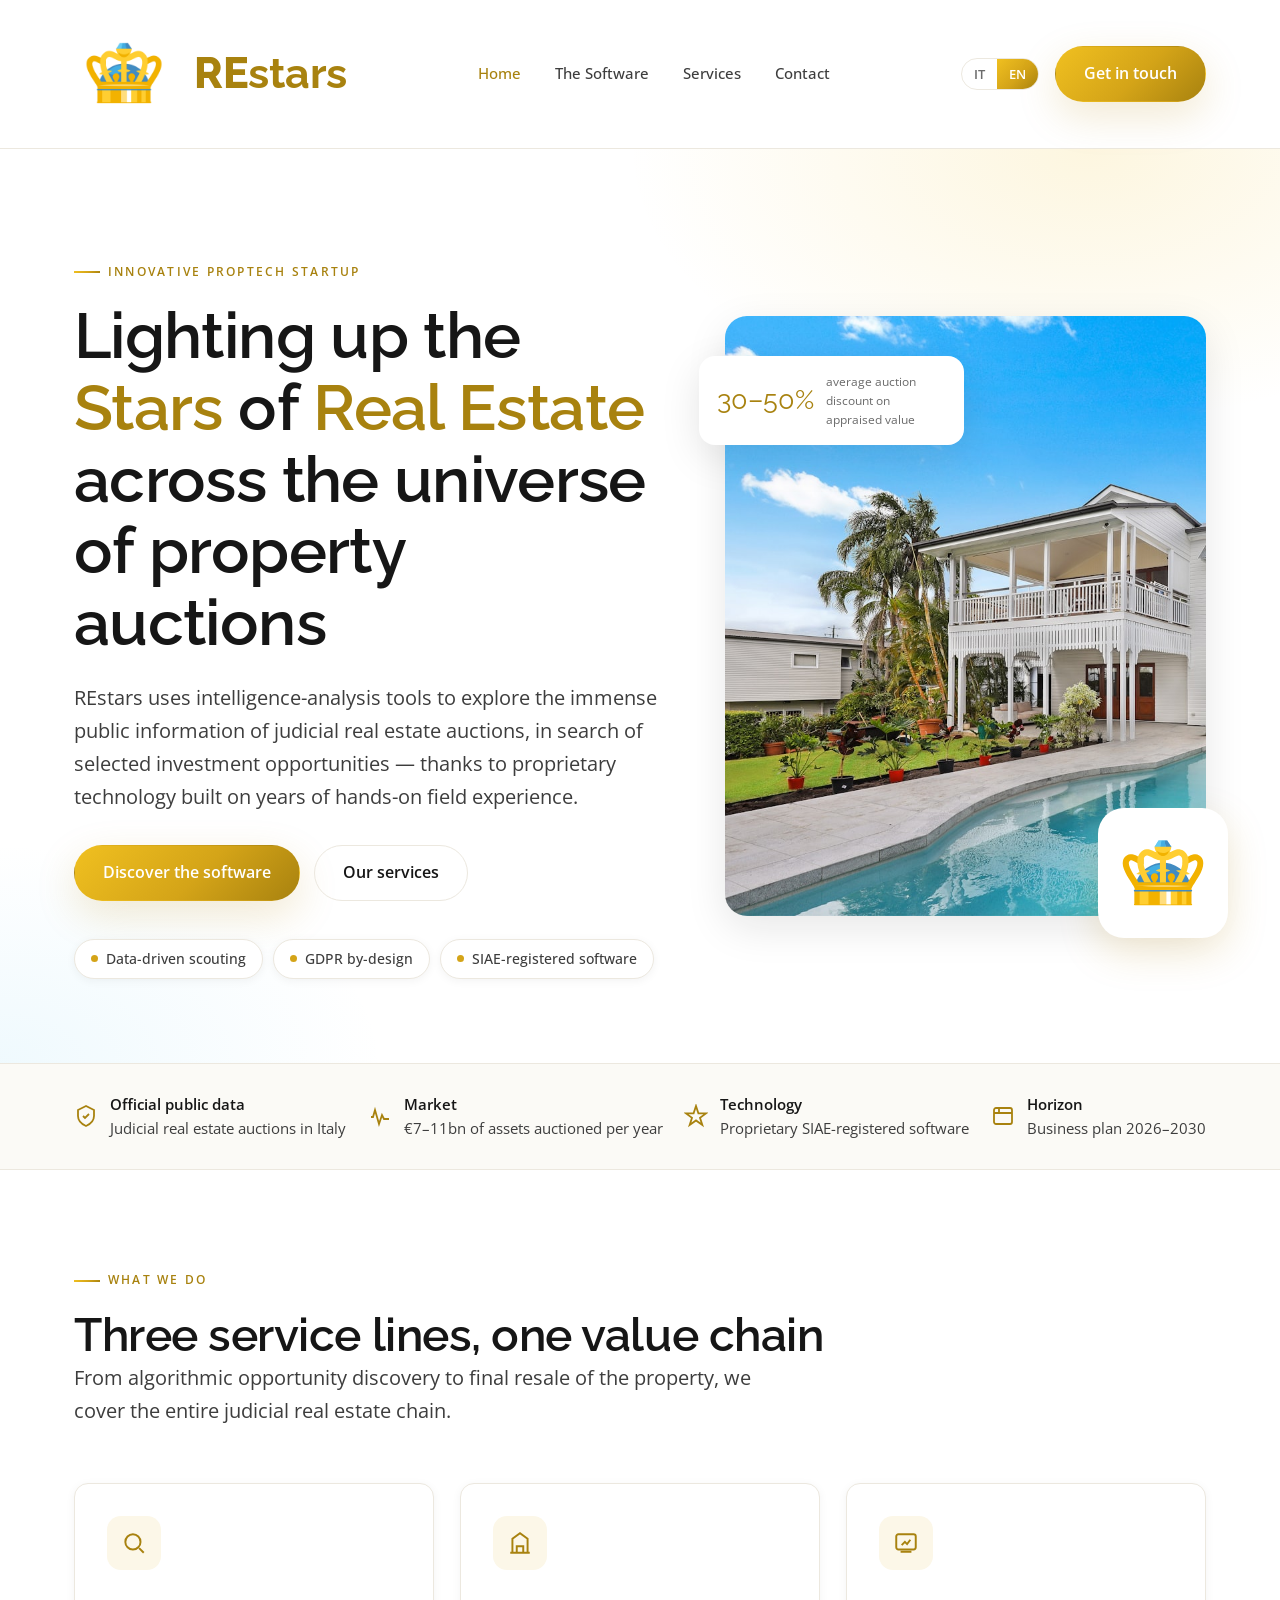
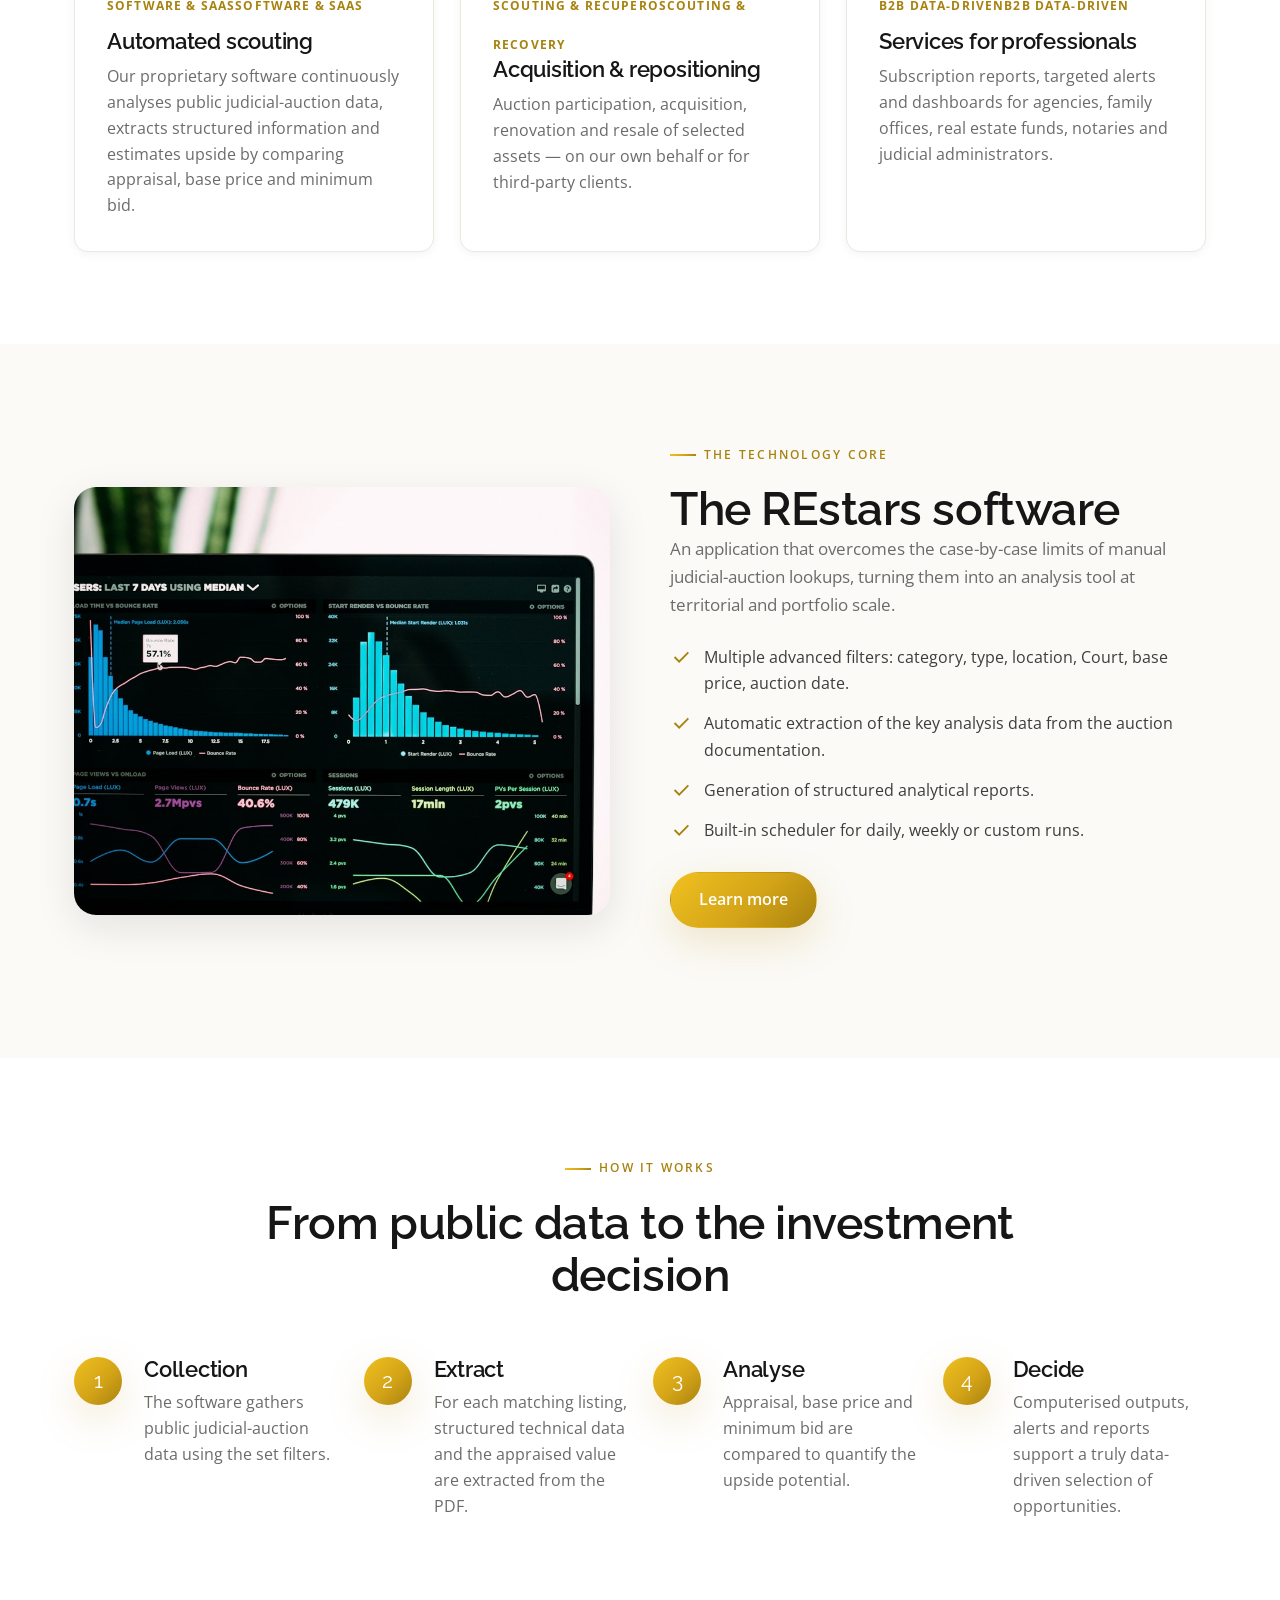
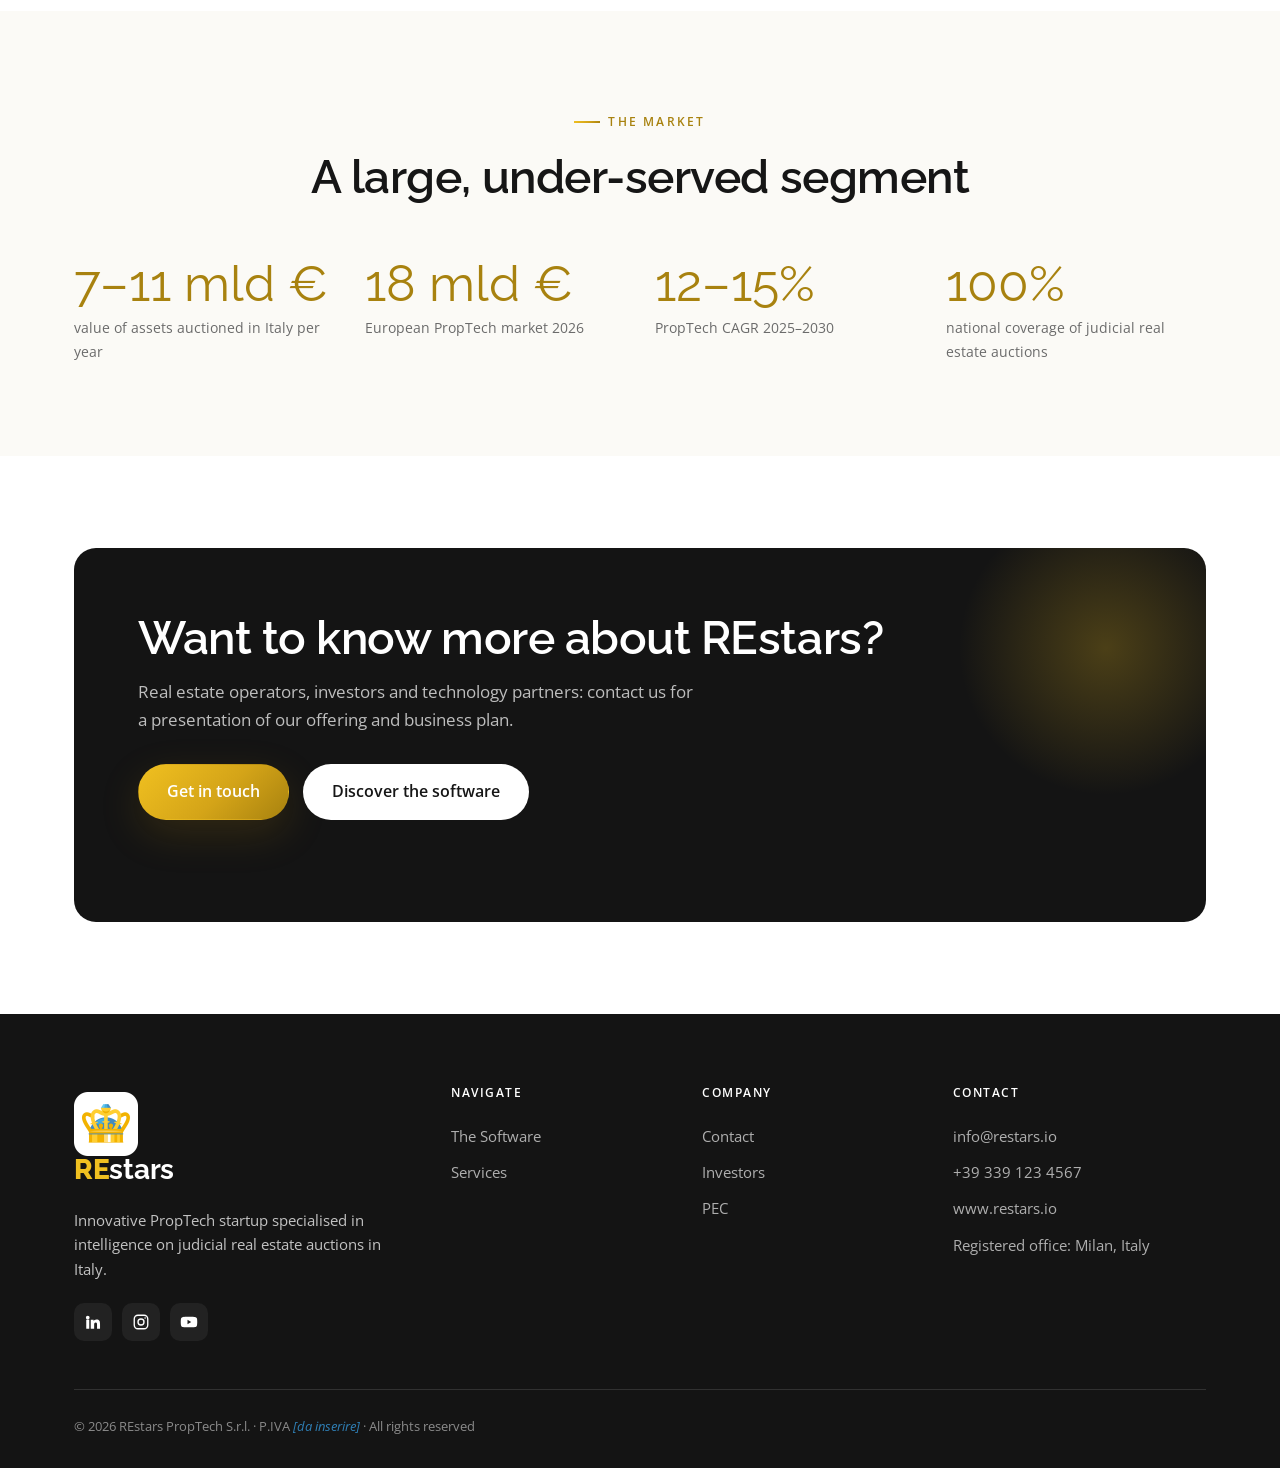
<file: index.html>
<!DOCTYPE html>
<html lang="it"
  data-title-it="REstars — Intelligence per le aste giudiziarie immobiliari"
  data-title-en="REstars — Intelligence for judicial real estate auctions"
  data-desc-it="Startup innovativa PropTech: software proprietario per lo scouting data-driven di immobili all'asta giudiziaria in Italia, con analisi automatizzata dei dati pubblici delle vendite giudiziarie."
  data-desc-en="Innovative PropTech startup: proprietary software for data-driven scouting of judicial real estate auctions, with automated analysis of public judicial-sale data.">
<head>
  <meta charset="utf-8">
  <meta name="viewport" content="width=device-width, initial-scale=1">
  <title>REstars</title>
  <meta name="description" content="Startup innovativa PropTech per le aste giudiziarie immobiliari.">
  <link rel="icon" href="assets/img/favicon.ico">
  <link rel="preconnect" href="https://fonts.googleapis.com">
  <link rel="preconnect" href="https://fonts.gstatic.com" crossorigin>
  <link href="https://fonts.googleapis.com/css2?family=Open+Sans:ital,wght@0,400;0,500;0,600;0,700;1,400&family=Raleway:wght@400;500;600;700;800&display=swap" rel="stylesheet">
  <link rel="stylesheet" href="css/style.css">
</head>
<body>

<!-- ===================== HEADER ===================== -->
<header class="site-header">
  <div class="wrap nav">
    <a class="brand" href="index.html" aria-label="REstars home">
      <img src="assets/img/logo-crown.png" alt="REstars">
      <span>
        <span class="brand-name"><b>RE</b>stars</span>
        <span class="brand-sub">PropTech S.r.l.</span>
      </span>
    </a>
    <nav class="nav-links" aria-label="Principale">
      <a href="index.html"><span data-lang-it>Home</span><span data-lang-en>Home</span></a>
      <a href="software.html"><span data-lang-it>Il Software</span><span data-lang-en>The Software</span></a>
      <a href="servizi.html"><span data-lang-it>Servizi</span><span data-lang-en>Services</span></a>
      <a href="contatti.html"><span data-lang-it>Contatti</span><span data-lang-en>Contact</span></a>
    </nav>
    <div class="nav-right">
      <div class="lang-switch" role="group" aria-label="Lingua / Language">
        <button data-lang-btn="it" aria-pressed="true">IT</button>
        <button data-lang-btn="en" aria-pressed="false">EN</button>
      </div>
      <a class="btn btn-gold nav-cta" href="contatti.html">
        <span data-lang-it>Contattaci</span><span data-lang-en>Get in touch</span>
      </a>
      <button class="burger" aria-label="Menu" aria-expanded="false"><span></span><span></span><span></span></button>
    </div>
  </div>
</header>

<main>
<!-- ===================== HERO ===================== -->
<section class="hero">
  <div class="wrap hero-grid">
    <div class="hero-copy">
      <span class="eyebrow"><span data-lang-it>Startup innovativa PropTech</span><span data-lang-en>Innovative PropTech startup</span></span>
      <h1>
        <span data-lang-it>Illumina le <span class="hl">Stelle</span> del <span class="hl">Real Estate</span> nell'universo delle aste immobiliari</span>
        <span data-lang-en>Lighting up the <span class="hl">Stars</span> of <span class="hl">Real Estate</span> across the universe of property auctions</span>
      </h1>
      <p class="lead">
        <span data-lang-it>REstars utilizza strumenti di analisi d'intelligence per esplorare l'immenso patrimonio informativo pubblico delle aste giudiziarie immobiliari alla ricerca di opportunità d'investimento selezionate, grazie a una tecnologia proprietaria realizzata dopo anni di esperienza sul campo.</span>
        <span data-lang-en>REstars uses intelligence-analysis tools to explore the immense public information of judicial real estate auctions, in search of selected investment opportunities — thanks to proprietary technology built on years of hands-on field experience.</span>
      </p>
      <div class="hero-actions">
        <a class="btn btn-gold" href="software.html">
          <span data-lang-it>Scopri il software</span><span data-lang-en>Discover the software</span>
        </a>
        <a class="btn btn-ghost" href="servizi.html">
          <span data-lang-it>I nostri servizi</span><span data-lang-en>Our services</span>
        </a>
      </div>
      <div class="hero-badges">
        <span class="chip"><span class="dot"></span><span data-lang-it>Scouting data-driven</span><span data-lang-en>Data-driven scouting</span></span>
        <span class="chip"><span class="dot"></span><span data-lang-it>GDPR by-design</span><span data-lang-en>GDPR by-design</span></span>
        <span class="chip"><span class="dot"></span><span data-lang-it>Software registrato SIAE</span><span data-lang-en>SIAE-registered software</span></span>
      </div>
    </div>
    <div class="hero-visual">
      <div class="hero-card">
        <img src="assets/img/photo-villa.jpg" alt="" loading="eager">
      </div>
      <div class="hero-crown"><img src="assets/img/crown.svg" alt="REstars"></div>
      <div class="hero-float">
        <span class="num">30–50%</span>
        <span class="lbl"><span data-lang-it>sconto medio d'asta sul valore di perizia</span><span data-lang-en>average auction discount on appraised value</span></span>
      </div>
    </div>
  </div>
</section>

<!-- ===================== TRUST BAR ===================== -->
<div class="trust">
  <div class="wrap">
    <div class="trust-item">
      <svg viewBox="0 0 24 24" fill="none" stroke="currentColor" stroke-width="1.8"><path d="M12 2 4 6v6c0 5 3.5 8 8 10 4.5-2 8-5 8-10V6l-8-4Z"/><path d="m9 12 2 2 4-4"/></svg>
      <span><b data-lang-it>Dati pubblici ufficiali</b><b data-lang-en>Official public data</b><br><span data-lang-it>Aste giudiziarie immobiliari in Italia</span><span data-lang-en>Judicial real estate auctions in Italy</span></span>
    </div>
    <div class="trust-item">
      <svg viewBox="0 0 24 24" fill="none" stroke="currentColor" stroke-width="1.8"><path d="M3 13h2l2-7 4 14 3-9 2 4h5"/></svg>
      <span><b data-lang-it>Mercato</b><b data-lang-en>Market</b><br><span data-lang-it>7–11 mld € di immobili a base d'asta/anno</span><span data-lang-en>€7–11bn of assets auctioned per year</span></span>
    </div>
    <div class="trust-item">
      <svg viewBox="0 0 24 24" fill="none" stroke="currentColor" stroke-width="1.8"><path d="m12 2 2.4 7.4H22l-6 4.5 2.3 7.1-6.3-4.6-6.3 4.6L8 13.9 2 9.4h7.6L12 2Z"/></svg>
      <span><b data-lang-it>Tecnologia</b><b data-lang-en>Technology</b><br><span data-lang-it>Software proprietario registrato SIAE</span><span data-lang-en>Proprietary SIAE-registered software</span></span>
    </div>
    <div class="trust-item">
      <svg viewBox="0 0 24 24" fill="none" stroke="currentColor" stroke-width="1.8"><rect x="3" y="4" width="18" height="16" rx="2"/><path d="M3 9h18M8 4v5"/></svg>
      <span><b data-lang-it>Orizzonte</b><b data-lang-en>Horizon</b><br><span data-lang-it>Piano d'impresa 2026–2030</span><span data-lang-en>Business plan 2026–2030</span></span>
    </div>
  </div>
</div>

<!-- ===================== COSA FACCIAMO ===================== -->
<section>
  <div class="wrap">
    <div class="section-head reveal">
      <span class="eyebrow"><span data-lang-it>Cosa facciamo</span><span data-lang-en>What we do</span></span>
      <h2><span data-lang-it>Tre linee di servizio, una sola filiera del valore</span><span data-lang-en>Three service lines, one value chain</span></h2>
      <p class="lead"><span data-lang-it>Dall'individuazione algoritmica dell'opportunità fino alla ricommercializzazione finale dell'immobile, copriamo l'intera catena del Real Estate giudiziario.</span><span data-lang-en>From algorithmic opportunity discovery to final resale of the property, we cover the entire judicial real estate chain.</span></p>
    </div>
    <div class="grid grid-3">
      <article class="card reveal">
        <div class="ic"><svg viewBox="0 0 24 24" fill="none" stroke="currentColor" stroke-width="1.8"><circle cx="11" cy="11" r="7"/><path d="m21 21-4.3-4.3"/></svg></div>
        <span class="tag" data-lang-it>Software & SaaS</span><span class="tag" data-lang-en>Software & SaaS</span>
        <h3><span data-lang-it>Scouting automatizzato</span><span data-lang-en>Automated scouting</span></h3>
        <p><span data-lang-it>Il software proprietario analizza in continuo i dati pubblici delle aste giudiziarie immobiliari, estrae informazioni strutturate e calcola il potenziale di plusvalore confrontando perizia, base d'asta e offerta minima.</span><span data-lang-en>Our proprietary software continuously analyses public judicial-auction data, extracts structured information and estimates upside by comparing appraisal, base price and minimum bid.</span></p>
      </article>
      <article class="card reveal">
        <div class="ic"><svg viewBox="0 0 24 24" fill="none" stroke="currentColor" stroke-width="1.8"><path d="M3 21h18M5 21V8l7-5 7 5v13M9 21v-6h6v6"/></svg></div>
        <span class="tag" data-lang-it>Scouting & recupero</span><span class="tag" data-lang-en>Scouting & recovery</span>
        <h3><span data-lang-it>Acquisizione e valorizzazione</span><span data-lang-en>Acquisition & repositioning</span></h3>
        <p><span data-lang-it>Partecipazione all'asta, acquisizione, recupero edilizio e ricommercializzazione degli immobili selezionati — in conto proprio o per conto di clienti terzi.</span><span data-lang-en>Auction participation, acquisition, renovation and resale of selected assets — on our own behalf or for third-party clients.</span></p>
      </article>
      <article class="card reveal">
        <div class="ic"><svg viewBox="0 0 24 24" fill="none" stroke="currentColor" stroke-width="1.8"><rect x="3" y="4" width="18" height="14" rx="2"/><path d="M7 20h10M8 14l3-3 2 2 3-4"/></svg></div>
        <span class="tag" data-lang-it>B2B data-driven</span><span class="tag" data-lang-en>B2B data-driven</span>
        <h3><span data-lang-it>Servizi per professionisti</span><span data-lang-en>Services for professionals</span></h3>
        <p><span data-lang-it>Report periodici, alert mirati e dashboard in abbonamento per agenzie, family office, fondi immobiliari, studi notarili e amministratori giudiziari.</span><span data-lang-en>Subscription reports, targeted alerts and dashboards for agencies, family offices, real estate funds, notaries and judicial administrators.</span></p>
      </article>
    </div>
  </div>
</section>

<!-- ===================== SOFTWARE SPLIT ===================== -->
<section class="section-alt">
  <div class="wrap split">
    <div class="split-media reveal">
      <img src="assets/img/photo-data.jpg" alt="">
    </div>
    <div class="reveal">
      <span class="eyebrow"><span data-lang-it>Il cuore tecnologico</span><span data-lang-en>The technology core</span></span>
      <h2><span data-lang-it>Il software REstars</span><span data-lang-en>The REstars software</span></h2>
      <p class="muted"><span data-lang-it>Un'applicazione che supera i limiti della consultazione manuale, caso-per-caso, delle aste giudiziarie e la trasforma in uno strumento di analisi su scala territoriale e di portafoglio.</span><span data-lang-en>An application that overcomes the case-by-case limits of manual judicial-auction lookups, turning them into an analysis tool at territorial and portfolio scale.</span></p>
      <ul class="feature-list">
        <li><svg viewBox="0 0 24 24" fill="none" stroke="currentColor" stroke-width="2"><path d="m5 12 5 5L20 7"/></svg><span data-lang-it>Filtri avanzati multipli: categoria, tipologia, localizzazione, Tribunale, prezzo base, data asta.</span><span data-lang-en>Multiple advanced filters: category, type, location, Court, base price, auction date.</span></li>
        <li><svg viewBox="0 0 24 24" fill="none" stroke="currentColor" stroke-width="2"><path d="m5 12 5 5L20 7"/></svg><span data-lang-it>Estrazione automatica dei dati chiave d'analisi dalla documentazione d'asta.</span><span data-lang-en>Automatic extraction of the key analysis data from the auction documentation.</span></li>
        <li><svg viewBox="0 0 24 24" fill="none" stroke="currentColor" stroke-width="2"><path d="m5 12 5 5L20 7"/></svg><span data-lang-it>Generazione di report analitici strutturati.</span><span data-lang-en>Generation of structured analytical reports.</span></li>
        <li><svg viewBox="0 0 24 24" fill="none" stroke="currentColor" stroke-width="2"><path d="m5 12 5 5L20 7"/></svg><span data-lang-it>Scheduler integrato per esecuzioni giornaliere, settimanali o personalizzate.</span><span data-lang-en>Built-in scheduler for daily, weekly or custom runs.</span></li>
      </ul>
      <div class="hero-actions" style="margin-top:28px">
        <a class="btn btn-gold" href="software.html"><span data-lang-it>Approfondisci</span><span data-lang-en>Learn more</span></a>
      </div>
    </div>
  </div>
</section>

<!-- ===================== COME FUNZIONA ===================== -->
<section>
  <div class="wrap">
    <div class="section-head center reveal">
      <span class="eyebrow"><span data-lang-it>Come funziona</span><span data-lang-en>How it works</span></span>
      <h2><span data-lang-it>Dai dati pubblici alla decisione d'investimento</span><span data-lang-en>From public data to the investment decision</span></h2>
    </div>
    <div class="grid grid-4">
      <div class="step reveal"><span class="n">1</span><h3><span data-lang-it>Raccolta</span><span data-lang-en>Collection</span></h3><p><span data-lang-it>Il software raccoglie i dati pubblici delle aste giudiziarie secondo i filtri impostati.</span><span data-lang-en>The software gathers public judicial-auction data using the set filters.</span></p></div>
      <div class="step reveal"><span class="n">2</span><h3><span data-lang-it>Estrazione</span><span data-lang-en>Extract</span></h3><p><span data-lang-it>Per ogni annuncio compatibile vengono estratti dati tecnici strutturati e il valore di perizia dal PDF.</span><span data-lang-en>For each matching listing, structured technical data and the appraised value are extracted from the PDF.</span></p></div>
      <div class="step reveal"><span class="n">3</span><h3><span data-lang-it>Analisi</span><span data-lang-en>Analyse</span></h3><p><span data-lang-it>Si confrontano perizia, base d'asta e offerta minima per quantificare il potenziale di plusvalore.</span><span data-lang-en>Appraisal, base price and minimum bid are compared to quantify the upside potential.</span></p></div>
      <div class="step reveal"><span class="n">4</span><h3><span data-lang-it>Decisione</span><span data-lang-en>Decide</span></h3><p><span data-lang-it>Output informatizzati, alert e report supportano una selezione delle opportunità realmente data-driven.</span><span data-lang-en>Computerised outputs, alerts and reports support a truly data-driven selection of opportunities.</span></p></div>
    </div>
  </div>
</section>

<!-- ===================== NUMERI / MERCATO ===================== -->
<section class="section-alt">
  <div class="wrap">
    <div class="section-head center reveal">
      <span class="eyebrow"><span data-lang-it>Il mercato</span><span data-lang-en>The market</span></span>
      <h2><span data-lang-it>Un comparto ampio e poco presidiato</span><span data-lang-en>A large, under-served segment</span></h2>
    </div>
    <div class="stats reveal">
      <div class="stat"><div class="v">7–11 mld €</div><div class="k"><span data-lang-it>valore immobili a base d'asta in Italia/anno</span><span data-lang-en>value of assets auctioned in Italy per year</span></div></div>
      <div class="stat"><div class="v">18 mld €</div><div class="k"><span data-lang-it>mercato PropTech europeo 2026</span><span data-lang-en>European PropTech market 2026</span></div></div>
      <div class="stat"><div class="v">12–15%</div><div class="k"><span data-lang-it>CAGR PropTech 2025–2030</span><span data-lang-en>PropTech CAGR 2025–2030</span></div></div>
      <div class="stat"><div class="v">100%</div><div class="k"><span data-lang-it>copertura nazionale delle aste giudiziarie immobiliari</span><span data-lang-en>national coverage of judicial real estate auctions</span></div></div>
    </div>
  </div>
</section>

<!-- ===================== CTA BAND ===================== -->
<section>
  <div class="wrap">
    <div class="cta-band reveal">
      <h2><span data-lang-it>Vuoi saperne di più su REstars?</span><span data-lang-en>Want to know more about REstars?</span></h2>
      <p><span data-lang-it>Operatori del Real Estate, investitori e partner tecnologici: contattaci per una presentazione dell'offerta e del piano d'impresa.</span><span data-lang-en>Real estate operators, investors and technology partners: contact us for a presentation of our offering and business plan.</span></p>
      <div class="hero-actions">
        <a class="btn btn-gold" href="contatti.html"><span data-lang-it>Contattaci</span><span data-lang-en>Get in touch</span></a>
        <a class="btn btn-light" href="software.html"><span data-lang-it>Scopri il software</span><span data-lang-en>Discover the software</span></a>
      </div>
    </div>
  </div>
</section>
</main>

<!-- ===================== FOOTER ===================== -->
<footer class="site-footer">
  <div class="wrap">
    <div class="footer-grid">
      <div class="footer-col">
        <a class="brand" href="index.html">
          <img src="assets/img/logo-crown.png" alt="" style="width:64px;height:64px">
          <span class="brand-name" style="font-size:1.75rem"><b>RE</b>stars</span>
        </a>
        <p><span data-lang-it>Startup innovativa PropTech specializzata nell'intelligence sulle aste giudiziarie immobiliari in Italia.</span><span data-lang-en>Innovative PropTech startup specialised in intelligence on judicial real estate auctions in Italy.</span></p>
        <div class="footer-social">
          <a href="#" aria-label="LinkedIn"><svg viewBox="0 0 24 24" fill="currentColor"><path d="M4.98 3.5a2.5 2.5 0 1 1 0 5 2.5 2.5 0 0 1 0-5ZM3 9h4v12H3V9Zm6 0h3.8v1.7h.05c.53-.95 1.83-1.95 3.77-1.95 4 0 4.75 2.5 4.75 5.7V21h-4v-5.3c0-1.27-.02-2.9-1.78-2.9-1.78 0-2.05 1.38-2.05 2.8V21H9V9Z"/></svg></a>
          <a href="#" aria-label="Instagram"><svg viewBox="0 0 24 24" fill="none" stroke="currentColor" stroke-width="1.8"><rect x="3" y="3" width="18" height="18" rx="5"/><circle cx="12" cy="12" r="4"/><circle cx="17.5" cy="6.5" r="1" fill="currentColor" stroke="none"/></svg></a>
          <a href="#" aria-label="YouTube"><svg viewBox="0 0 24 24" fill="currentColor"><path d="M23 12s0-3.2-.4-4.7a2.5 2.5 0 0 0-1.8-1.8C19.3 5 12 5 12 5s-7.3 0-8.8.5A2.5 2.5 0 0 0 1.4 7.3C1 8.8 1 12 1 12s0 3.2.4 4.7a2.5 2.5 0 0 0 1.8 1.8C4.7 19 12 19 12 19s7.3 0 8.8-.5a2.5 2.5 0 0 0 1.8-1.8C23 15.2 23 12 23 12Zm-13 3V9l5 3-5 3Z"/></svg></a>
        </div>
      </div>
      <div class="footer-col">
        <h4><span data-lang-it>Naviga</span><span data-lang-en>Navigate</span></h4>
        <a href="software.html"><span data-lang-it>Il Software</span><span data-lang-en>The Software</span></a>
        <a href="servizi.html"><span data-lang-it>Servizi</span><span data-lang-en>Services</span></a>
        </div>
      <div class="footer-col">
        <h4><span data-lang-it>Società</span><span data-lang-en>Company</span></h4>
        <a href="contatti.html"><span data-lang-it>Contatti</span><span data-lang-en>Contact</span></a>
        <a href="contatti.html"><span data-lang-it>Investitori</span><span data-lang-en>Investors</span></a>
        <a href="contatti.html#pec">PEC</a>
      </div>
      <div class="footer-col">
        <h4><span data-lang-it>Contatti</span><span data-lang-en>Contact</span></h4>
        <a href="mailto:info@restars.io">info@restars.io</a>
        <a href="tel:+393391234567">+39 339 123 4567</a>
        <a href="https://www.restars.io">www.restars.io</a>
        <a href="contatti.html"><span data-lang-it>Sede legale: Milano</span><span data-lang-en>Registered office: Milan, Italy</span></a>
      </div>
    </div>
    <div class="footer-legal">
      <span>© <span data-year>2026</span> REstars PropTech S.r.l. · P.IVA <span class="ph">[da inserire]</span> · <span data-lang-it>Tutti i diritti riservati</span><span data-lang-en>All rights reserved</span></span>
    </div>
  </div>
</footer>

<script src="js/main.js"></script>
</body>
</html>
</file>
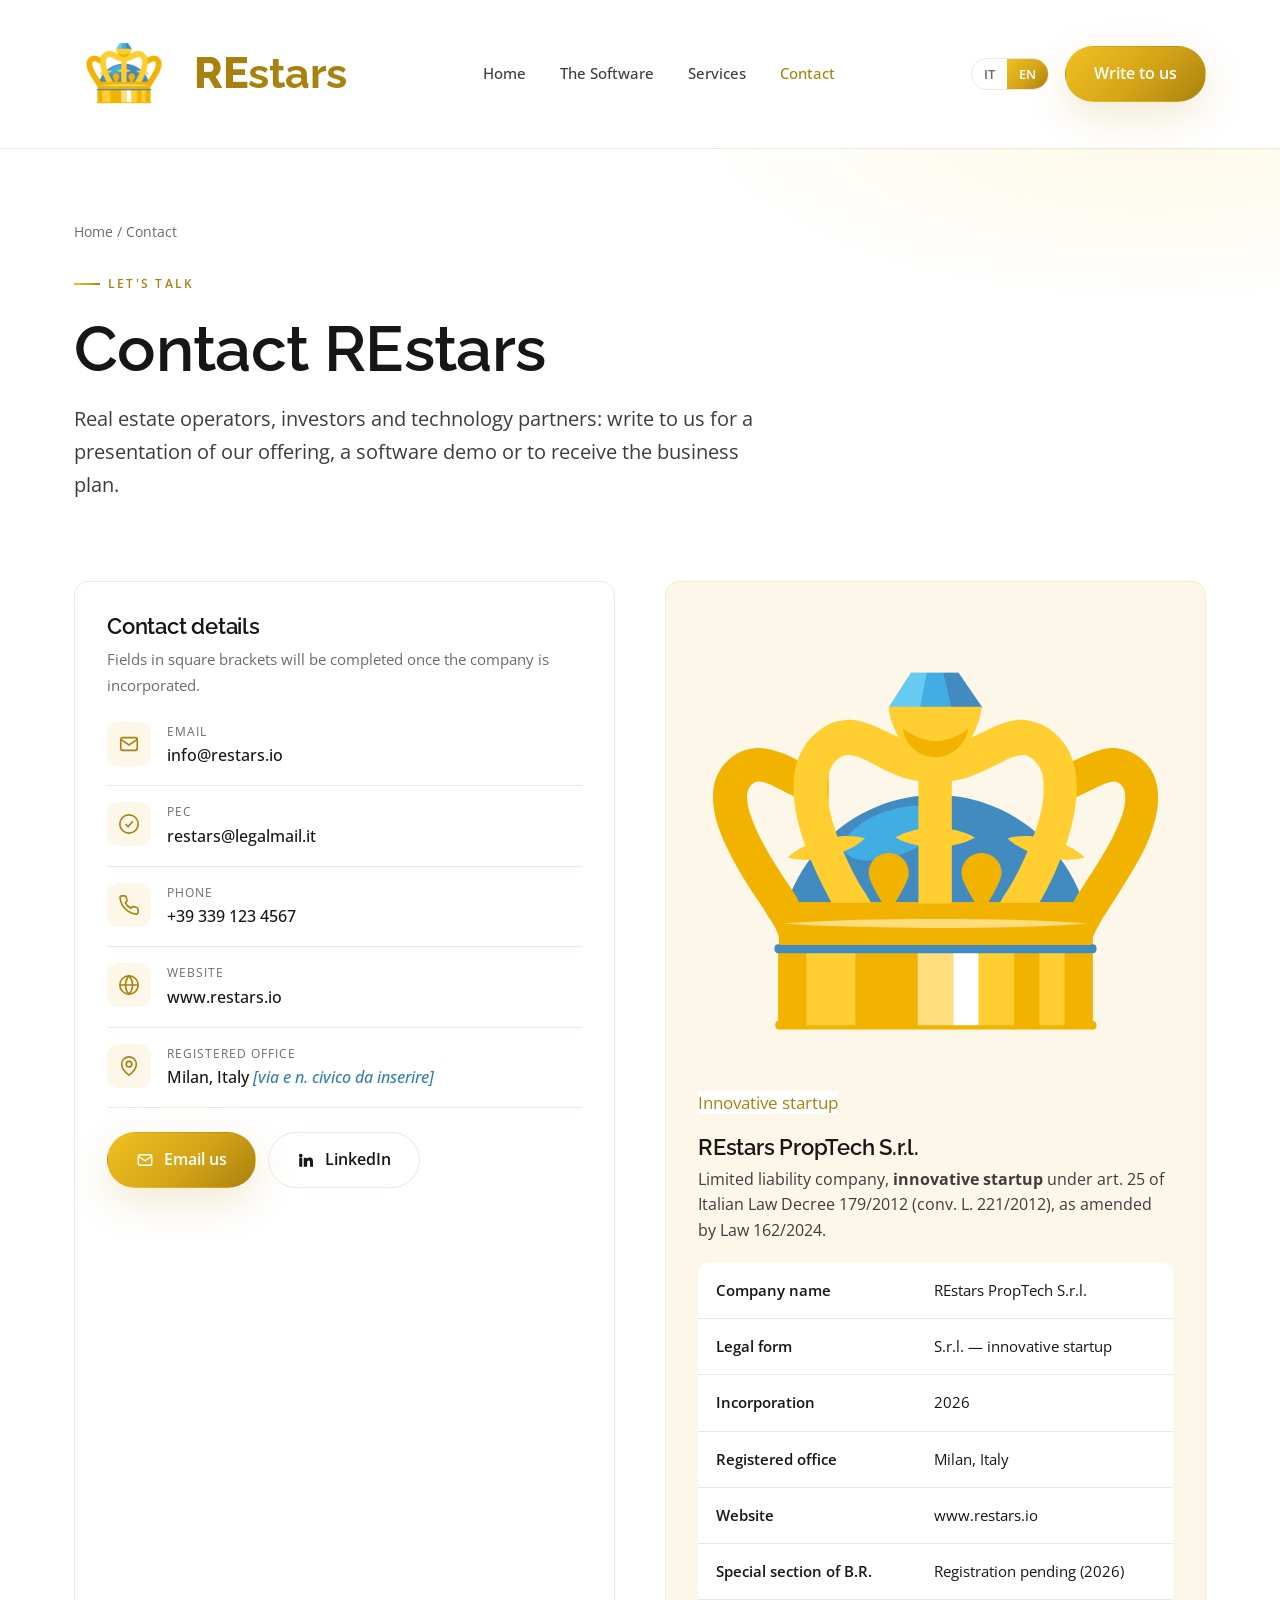
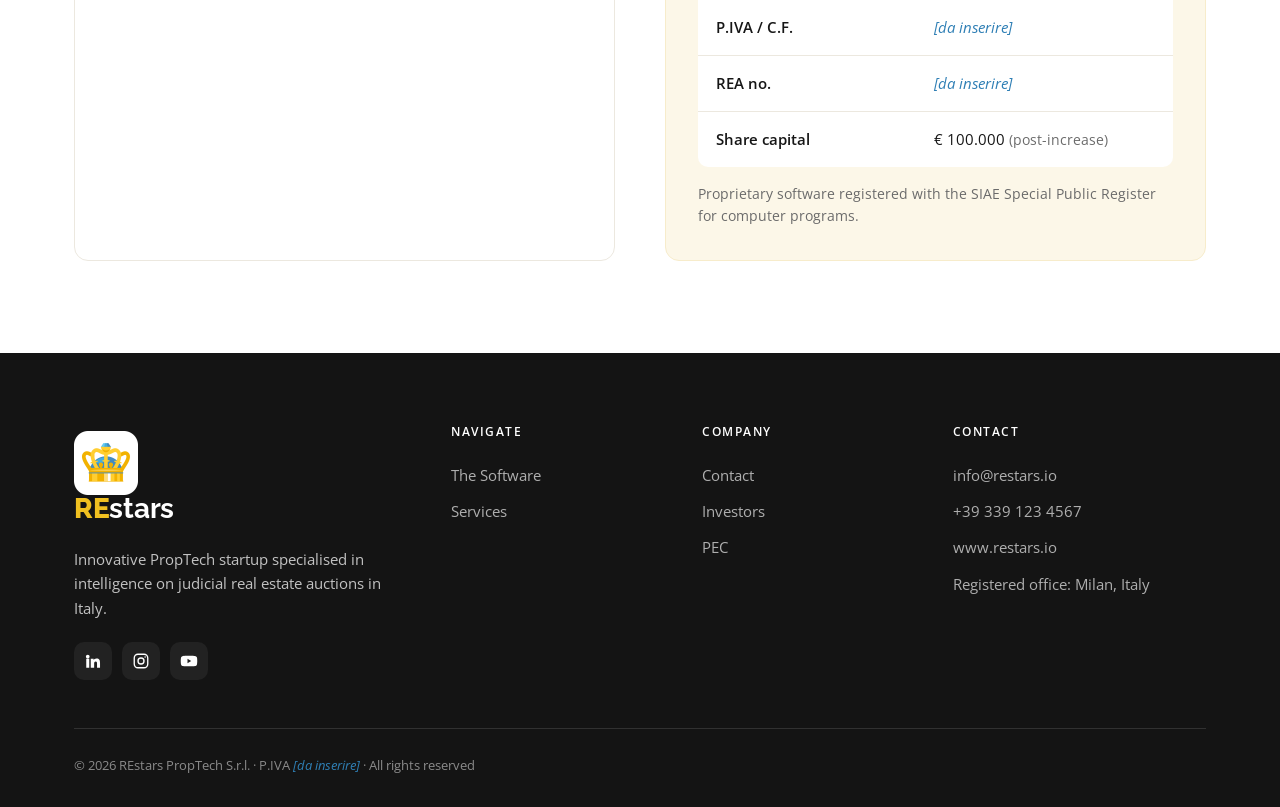
<file: contatti.html>
<!DOCTYPE html>
<html lang="it"
  data-title-it="Contatti — REstars"
  data-title-en="Contact — REstars"
  data-desc-it="Contatta REstars, startup innovativa PropTech. Email, PEC, sede legale e riferimenti societari."
  data-desc-en="Contact REstars, an innovative PropTech startup. Email, certified email, registered office and company details.">
<head>
  <meta charset="utf-8">
  <meta name="viewport" content="width=device-width, initial-scale=1">
  <title>Contatti — REstars</title>
  <meta name="description" content="Contatta REstars, startup innovativa PropTech.">
  <link rel="icon" href="assets/img/favicon.ico">
  <link rel="preconnect" href="https://fonts.googleapis.com">
  <link rel="preconnect" href="https://fonts.gstatic.com" crossorigin>
  <link href="https://fonts.googleapis.com/css2?family=Open+Sans:ital,wght@0,400;0,500;0,600;0,700;1,400&family=Raleway:wght@400;500;600;700;800&display=swap" rel="stylesheet">
  <link rel="stylesheet" href="css/style.css">
</head>
<body>

<header class="site-header">
  <div class="wrap nav">
    <a class="brand" href="index.html" aria-label="REstars home">
      <img src="assets/img/logo-crown.png" alt="REstars">
      <span><span class="brand-name"><b>RE</b>stars</span><span class="brand-sub">PropTech S.r.l.</span></span>
    </a>
    <nav class="nav-links" aria-label="Principale">
      <a href="index.html"><span data-lang-it>Home</span><span data-lang-en>Home</span></a>
      <a href="software.html"><span data-lang-it>Il Software</span><span data-lang-en>The Software</span></a>
      <a href="servizi.html"><span data-lang-it>Servizi</span><span data-lang-en>Services</span></a>
      <a href="contatti.html"><span data-lang-it>Contatti</span><span data-lang-en>Contact</span></a>
    </nav>
    <div class="nav-right">
      <div class="lang-switch" role="group" aria-label="Lingua / Language">
        <button data-lang-btn="it" aria-pressed="true">IT</button>
        <button data-lang-btn="en" aria-pressed="false">EN</button>
      </div>
      <a class="btn btn-gold nav-cta" href="#contatti-card"><span data-lang-it>Scrivici</span><span data-lang-en>Write to us</span></a>
      <button class="burger" aria-label="Menu" aria-expanded="false"><span></span><span></span><span></span></button>
    </div>
  </div>
</header>

<main>
<section class="page-hero">
  <div class="wrap">
    <div class="breadcrumb"><a href="index.html">Home</a> / <span data-lang-it>Contatti</span><span data-lang-en>Contact</span></div>
    <span class="eyebrow"><span data-lang-it>Parliamone</span><span data-lang-en>Let's talk</span></span>
    <h1><span data-lang-it>Contatta REstars</span><span data-lang-en>Contact REstars</span></h1>
    <p class="lead"><span data-lang-it>Operatori del Real Estate, investitori e partner tecnologici: scrivici per una presentazione dell'offerta, una demo del software o per ricevere il piano d'impresa.</span><span data-lang-en>Real estate operators, investors and technology partners: write to us for a presentation of our offering, a software demo or to receive the business plan.</span></p>
  </div>
</section>

<section style="padding-top:24px">
  <div class="wrap">
    <div class="contact-grid">
      <!-- DATI DI CONTATTO -->
      <div class="contact-card reveal" id="contatti-card">
        <h3 style="margin-bottom:8px"><span data-lang-it>Recapiti</span><span data-lang-en>Contact details</span></h3>
        <p class="muted" style="font-size:.95rem;margin-bottom:8px"><span data-lang-it>I campi tra parentesi quadre verranno completati alla costituzione della società.</span><span data-lang-en>Fields in square brackets will be completed once the company is incorporated.</span></p>

        <div class="contact-row">
          <span class="ic"><svg viewBox="0 0 24 24" fill="none" stroke="currentColor" stroke-width="1.8"><rect x="3" y="5" width="18" height="14" rx="2"/><path d="m3 7 9 6 9-6"/></svg></span>
          <div><div class="k">Email</div><div class="v"><a href="mailto:info@restars.io">info@restars.io</a></div></div>
        </div>

        <div class="contact-row" id="pec">
          <span class="ic"><svg viewBox="0 0 24 24" fill="none" stroke="currentColor" stroke-width="1.8"><path d="M22 12c0 5.5-4.5 10-10 10S2 17.5 2 12 6.5 2 12 2s10 4.5 10 10Z"/><path d="m8 12 3 3 5-6"/></svg></span>
          <div><div class="k">PEC</div><div class="v"><a href="mailto:restars@legalmail.it">restars@legalmail.it</a></div></div>
        </div>

        <div class="contact-row">
          <span class="ic"><svg viewBox="0 0 24 24" fill="none" stroke="currentColor" stroke-width="1.8"><path d="M22 16.9v3a2 2 0 0 1-2.2 2 19.8 19.8 0 0 1-8.6-3 19.5 19.5 0 0 1-6-6 19.8 19.8 0 0 1-3-8.6A2 2 0 0 1 4.1 2h3a2 2 0 0 1 2 1.7c.1.9.3 1.8.6 2.6a2 2 0 0 1-.4 2.1L8 9.6a16 16 0 0 0 6 6l1.2-1.2a2 2 0 0 1 2.1-.5c.8.3 1.7.5 2.6.6a2 2 0 0 1 1.7 2Z"/></svg></span>
          <div><div class="k"><span data-lang-it>Telefono</span><span data-lang-en>Phone</span></div><div class="v"><a href="tel:+393391234567">+39 339 123 4567</a></div></div>
        </div>

        <div class="contact-row">
          <span class="ic"><svg viewBox="0 0 24 24" fill="none" stroke="currentColor" stroke-width="1.8"><path d="M2 12h20M12 2a15 15 0 0 1 0 20a15 15 0 0 1 0-20Z"/><circle cx="12" cy="12" r="10"/></svg></span>
          <div><div class="k"><span data-lang-it>Sito web</span><span data-lang-en>Website</span></div><div class="v"><a href="https://www.restars.io">www.restars.io</a></div></div>
        </div>

        <div class="contact-row">
          <span class="ic"><svg viewBox="0 0 24 24" fill="none" stroke="currentColor" stroke-width="1.8"><path d="M20 10c0 6-8 12-8 12s-8-6-8-12a8 8 0 0 1 16 0Z"/><circle cx="12" cy="10" r="3"/></svg></span>
          <div><div class="k"><span data-lang-it>Sede legale</span><span data-lang-en>Registered office</span></div><div class="v"><span data-lang-it>Milano, Italia</span><span data-lang-en>Milan, Italy</span> <span class="ph">[via e n. civico da inserire]</span></div></div>
        </div>

        <div style="margin-top:24px;display:flex;gap:12px;flex-wrap:wrap">
          <a class="btn btn-gold" href="mailto:info@restars.io?subject=Richiesta%20informazioni%20REstars"><svg viewBox="0 0 24 24" fill="none" stroke="currentColor" stroke-width="1.8"><rect x="3" y="5" width="18" height="14" rx="2"/><path d="m3 7 9 6 9-6"/></svg><span data-lang-it>Scrivici una email</span><span data-lang-en>Email us</span></a>
          <a class="btn btn-ghost" href="#" aria-label="LinkedIn"><svg viewBox="0 0 24 24" fill="currentColor"><path d="M4.98 3.5a2.5 2.5 0 1 1 0 5 2.5 2.5 0 0 1 0-5ZM3 9h4v12H3V9Zm6 0h3.8v1.7h.05c.53-.95 1.83-1.95 3.77-1.95 4 0 4.75 2.5 4.75 5.7V21h-4v-5.3c0-1.27-.02-2.9-1.78-2.9-1.78 0-2.05 1.38-2.05 2.8V21H9V9Z"/></svg>LinkedIn</a>
        </div>
      </div>

      <!-- DATI SOCIETARI / STARTUP INNOVATIVA -->
      <div class="reveal">
        <div class="contact-card" style="background:var(--gold-tint);border-color:var(--gold-soft)">
          <span class="startup-badge" style="background:#fff;border-color:var(--gold-soft);color:var(--gold-deep)">
            <img src="assets/img/crown.svg" alt="">
            <span data-lang-it>Startup innovativa</span><span data-lang-en>Innovative startup</span>
          </span>
          <h3 style="margin:18px 0 6px">REstars PropTech S.r.l.</h3>
          <p style="color:var(--ink-soft);font-size:.97rem">
            <span data-lang-it>Società a responsabilità limitata, <strong>startup innovativa</strong> ai sensi dell'art. 25 del D.L. 18 ottobre 2012, n. 179 (conv. L. 221/2012), come modificato dalla L. 28 ottobre 2024, n. 162.</span>
            <span data-lang-en>Limited liability company, <strong>innovative startup</strong> under art. 25 of Italian Law Decree 179/2012 (conv. L. 221/2012), as amended by Law 162/2024.</span>
          </p>

          <table class="data" style="margin-top:20px;min-width:0;background:#fff;border-radius:10px;overflow:hidden">
            <tbody>
              <tr><td><span data-lang-it>Denominazione</span><span data-lang-en>Company name</span></td><td>REstars PropTech S.r.l.</td></tr>
              <tr><td><span data-lang-it>Forma giuridica</span><span data-lang-en>Legal form</span></td><td><span data-lang-it>S.r.l. — startup innovativa</span><span data-lang-en>S.r.l. — innovative startup</span></td></tr>
              <tr><td><span data-lang-it>Costituzione</span><span data-lang-en>Incorporation</span></td><td>2026</td></tr>
              <tr><td><span data-lang-it>Sede legale</span><span data-lang-en>Registered office</span></td><td><span data-lang-it>Milano, Italia</span><span data-lang-en>Milan, Italy</span></td></tr>
              <tr><td><span data-lang-it>Sito web</span><span data-lang-en>Website</span></td><td><a href="https://www.restars.io">www.restars.io</a></td></tr>
              <tr><td><span data-lang-it>Sezione speciale R.I.</span><span data-lang-en>Special section of B.R.</span></td><td><span data-lang-it>Iscrizione in corso (2026)</span><span data-lang-en>Registration pending (2026)</span></td></tr>
              <tr><td>P.IVA / C.F.</td><td><span class="ph">[da inserire]</span></td></tr>
              <tr><td><span data-lang-it>N. REA</span><span data-lang-en>REA no.</span></td><td><span class="ph">[da inserire]</span></td></tr>
              <tr><td><span data-lang-it>Capitale sociale</span><span data-lang-en>Share capital</span></td><td>€ 100.000 <span class="muted" style="font-size:.85rem">(<span data-lang-it>post aumento</span><span data-lang-en>post-increase</span>)</span></td></tr>
            </tbody>
          </table>

          <p class="muted" style="font-size:.85rem;margin-top:16px">
            <span data-lang-it>Software proprietario registrato presso il Registro Pubblico Speciale SIAE per i programmi per elaboratore.</span>
            <span data-lang-en>Proprietary software registered with the SIAE Special Public Register for computer programs.</span>
          </p>
        </div>
      </div>
    </div>
  </div>
</section>
</main>

<footer class="site-footer">
  <div class="wrap">
    <div class="footer-grid">
      <div class="footer-col">
        <a class="brand" href="index.html"><img src="assets/img/logo-crown.png" alt="" style="width:64px;height:64px"><span class="brand-name" style="font-size:1.75rem"><b>RE</b>stars</span></a>
        <p><span data-lang-it>Startup innovativa PropTech specializzata nell'intelligence sulle aste giudiziarie immobiliari in Italia.</span><span data-lang-en>Innovative PropTech startup specialised in intelligence on judicial real estate auctions in Italy.</span></p>
        <div class="footer-social">
          <a href="#" aria-label="LinkedIn"><svg viewBox="0 0 24 24" fill="currentColor"><path d="M4.98 3.5a2.5 2.5 0 1 1 0 5 2.5 2.5 0 0 1 0-5ZM3 9h4v12H3V9Zm6 0h3.8v1.7h.05c.53-.95 1.83-1.95 3.77-1.95 4 0 4.75 2.5 4.75 5.7V21h-4v-5.3c0-1.27-.02-2.9-1.78-2.9-1.78 0-2.05 1.38-2.05 2.8V21H9V9Z"/></svg></a>
          <a href="#" aria-label="Instagram"><svg viewBox="0 0 24 24" fill="none" stroke="currentColor" stroke-width="1.8"><rect x="3" y="3" width="18" height="18" rx="5"/><circle cx="12" cy="12" r="4"/><circle cx="17.5" cy="6.5" r="1" fill="currentColor" stroke="none"/></svg></a>
          <a href="#" aria-label="YouTube"><svg viewBox="0 0 24 24" fill="currentColor"><path d="M23 12s0-3.2-.4-4.7a2.5 2.5 0 0 0-1.8-1.8C19.3 5 12 5 12 5s-7.3 0-8.8.5A2.5 2.5 0 0 0 1.4 7.3C1 8.8 1 12 1 12s0 3.2.4 4.7a2.5 2.5 0 0 0 1.8 1.8C4.7 19 12 19 12 19s7.3 0 8.8-.5a2.5 2.5 0 0 0 1.8-1.8C23 15.2 23 12 23 12Zm-13 3V9l5 3-5 3Z"/></svg></a>
        </div>
      </div>
      <div class="footer-col"><h4><span data-lang-it>Naviga</span><span data-lang-en>Navigate</span></h4>
        <a href="software.html"><span data-lang-it>Il Software</span><span data-lang-en>The Software</span></a>
        <a href="servizi.html"><span data-lang-it>Servizi</span><span data-lang-en>Services</span></a>
        </div>
      <div class="footer-col"><h4><span data-lang-it>Società</span><span data-lang-en>Company</span></h4>
        <a href="contatti.html"><span data-lang-it>Contatti</span><span data-lang-en>Contact</span></a>
        <a href="contatti.html"><span data-lang-it>Investitori</span><span data-lang-en>Investors</span></a>
        <a href="contatti.html#pec">PEC</a>
      </div>
      <div class="footer-col"><h4><span data-lang-it>Contatti</span><span data-lang-en>Contact</span></h4>
        <a href="mailto:info@restars.io">info@restars.io</a>
        <a href="tel:+393391234567">+39 339 123 4567</a>
        <a href="https://www.restars.io">www.restars.io</a>
        <a href="contatti.html"><span data-lang-it>Sede legale: Milano</span><span data-lang-en>Registered office: Milan, Italy</span></a>
      </div>
    </div>
    <div class="footer-legal">
      <span>© <span data-year>2026</span> REstars PropTech S.r.l. · P.IVA <span class="ph">[da inserire]</span> · <span data-lang-it>Tutti i diritti riservati</span><span data-lang-en>All rights reserved</span></span>
    </div>
  </div>
</footer>

<script src="js/main.js"></script>
</body>
</html>
</file>
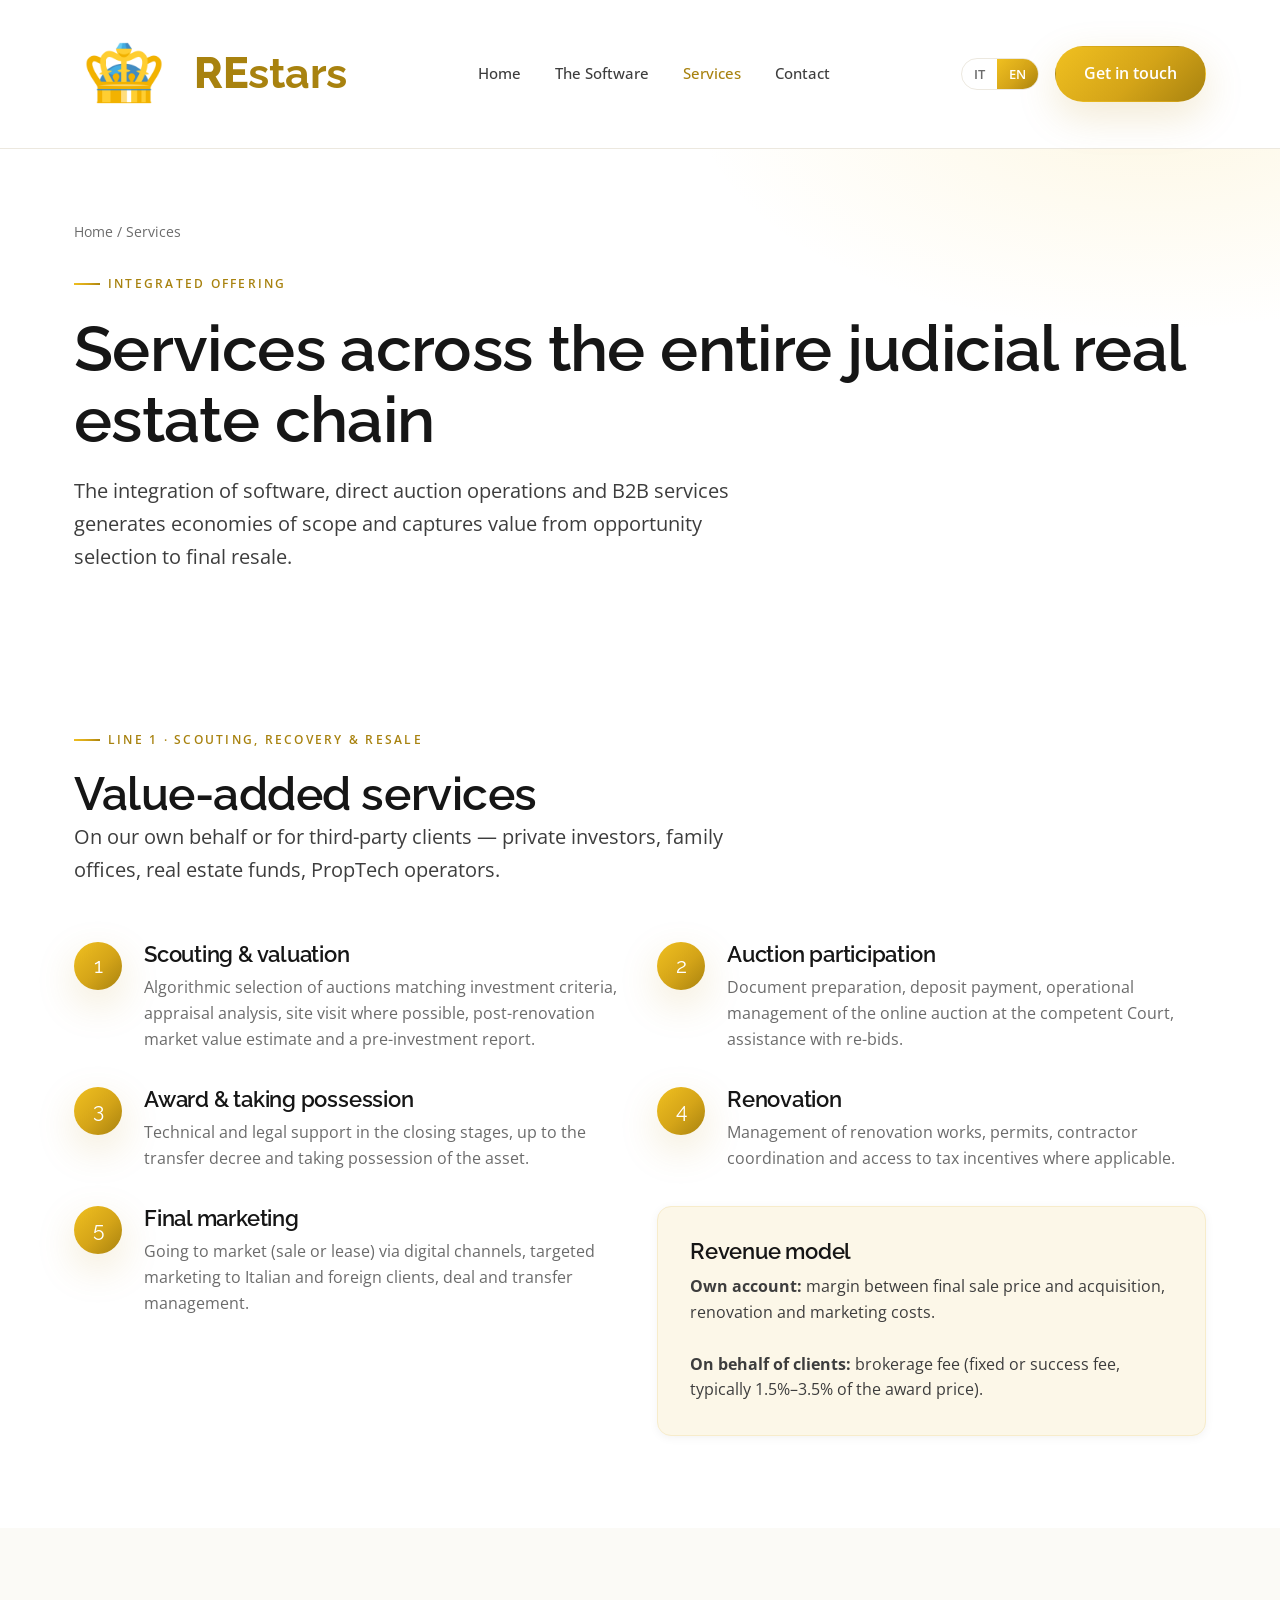
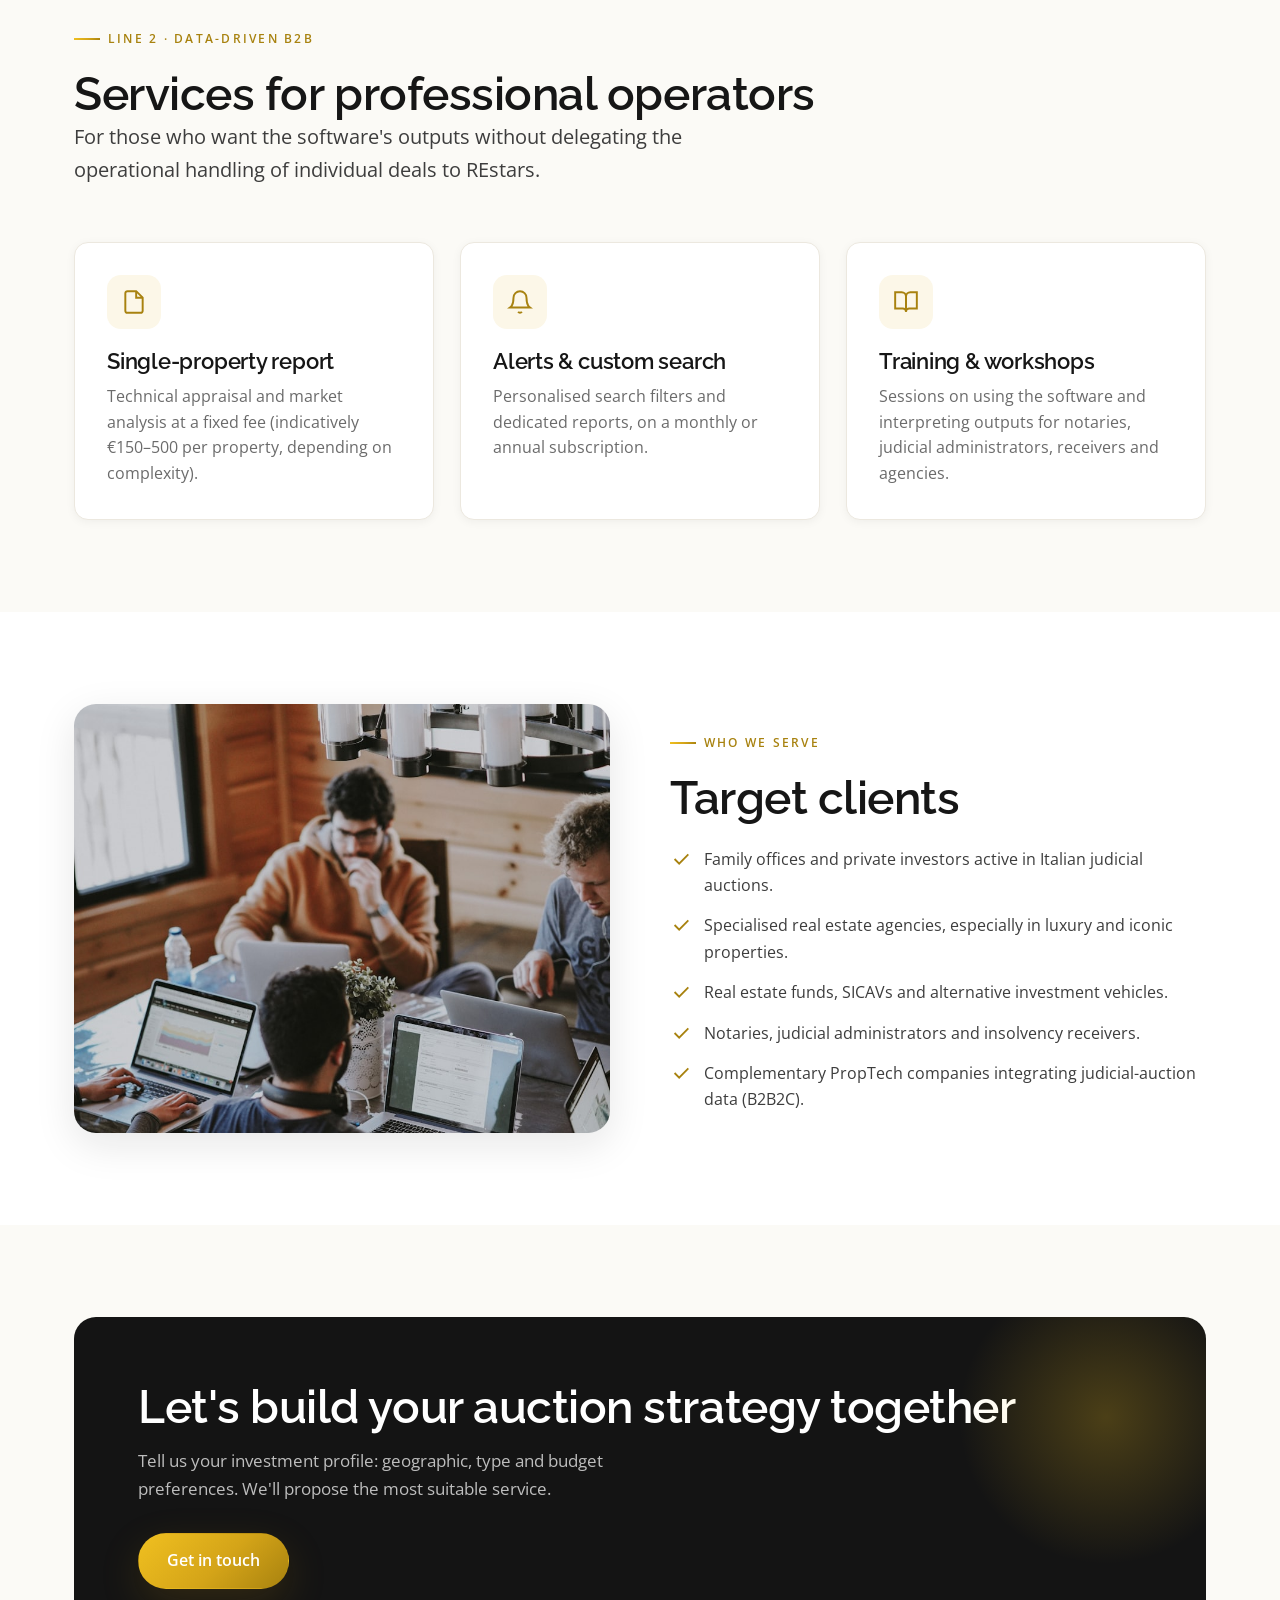
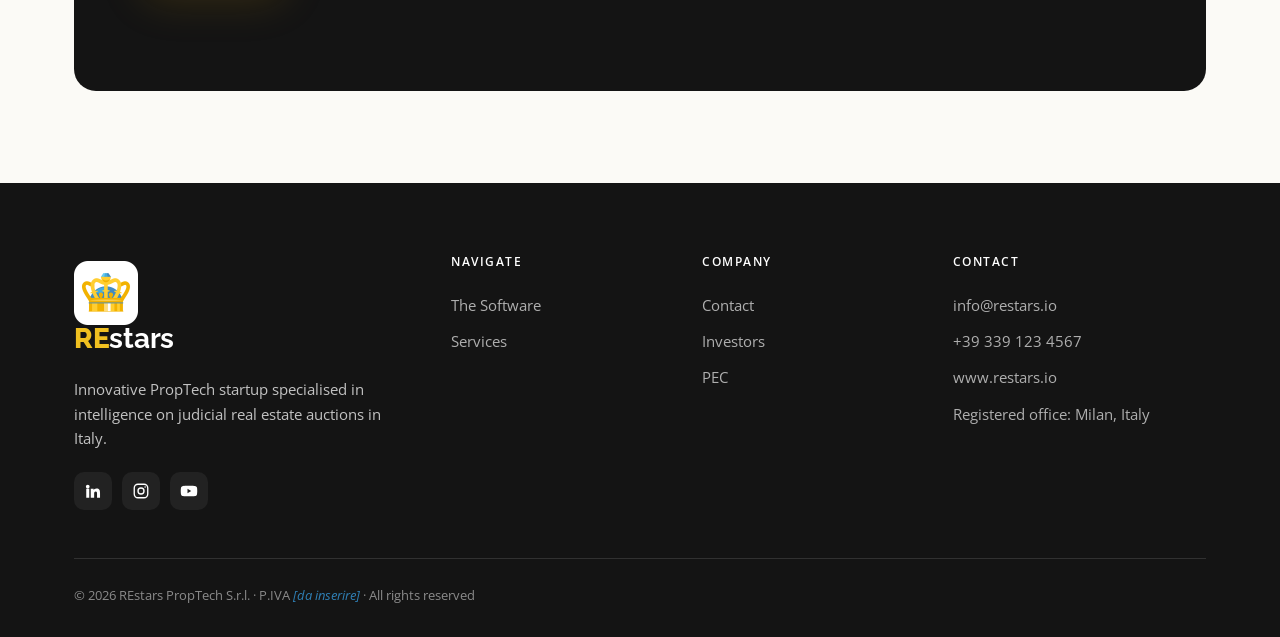
<file: servizi.html>
<!DOCTYPE html>
<html lang="it"
  data-title-it="Servizi — REstars"
  data-title-en="Services — REstars"
  data-desc-it="Scouting, partecipazione all'asta, acquisizione, recupero edilizio e ricommercializzazione di immobili; servizi B2B data-driven per operatori del Real Estate."
  data-desc-en="Scouting, auction participation, acquisition, renovation and resale of properties; data-driven B2B services for real estate operators.">
<head>
  <meta charset="utf-8">
  <meta name="viewport" content="width=device-width, initial-scale=1">
  <title>Servizi — REstars</title>
  <meta name="description" content="Servizi PropTech a valore aggiunto e B2B per il Real Estate giudiziario.">
  <link rel="icon" href="assets/img/favicon.ico">
  <link rel="preconnect" href="https://fonts.googleapis.com">
  <link rel="preconnect" href="https://fonts.gstatic.com" crossorigin>
  <link href="https://fonts.googleapis.com/css2?family=Open+Sans:ital,wght@0,400;0,500;0,600;0,700;1,400&family=Raleway:wght@400;500;600;700;800&display=swap" rel="stylesheet">
  <link rel="stylesheet" href="css/style.css">
</head>
<body>

<header class="site-header">
  <div class="wrap nav">
    <a class="brand" href="index.html" aria-label="REstars home">
      <img src="assets/img/logo-crown.png" alt="REstars">
      <span><span class="brand-name"><b>RE</b>stars</span><span class="brand-sub">PropTech S.r.l.</span></span>
    </a>
    <nav class="nav-links" aria-label="Principale">
      <a href="index.html"><span data-lang-it>Home</span><span data-lang-en>Home</span></a>
      <a href="software.html"><span data-lang-it>Il Software</span><span data-lang-en>The Software</span></a>
      <a href="servizi.html"><span data-lang-it>Servizi</span><span data-lang-en>Services</span></a>
      <a href="contatti.html"><span data-lang-it>Contatti</span><span data-lang-en>Contact</span></a>
    </nav>
    <div class="nav-right">
      <div class="lang-switch" role="group" aria-label="Lingua / Language">
        <button data-lang-btn="it" aria-pressed="true">IT</button>
        <button data-lang-btn="en" aria-pressed="false">EN</button>
      </div>
      <a class="btn btn-gold nav-cta" href="contatti.html"><span data-lang-it>Contattaci</span><span data-lang-en>Get in touch</span></a>
      <button class="burger" aria-label="Menu" aria-expanded="false"><span></span><span></span><span></span></button>
    </div>
  </div>
</header>

<main>
<section class="page-hero">
  <div class="wrap">
    <div class="breadcrumb"><a href="index.html">Home</a> / <span data-lang-it>Servizi</span><span data-lang-en>Services</span></div>
    <span class="eyebrow"><span data-lang-it>Offerta integrata</span><span data-lang-en>Integrated offering</span></span>
    <h1><span data-lang-it>Servizi lungo l'intera filiera del Real Estate giudiziario</span><span data-lang-en>Services across the entire judicial real estate chain</span></h1>
    <p class="lead"><span data-lang-it>L'integrazione fra software, attività operativa diretta sulle aste e servizi B2B genera economie di scopo e consente di catturare valore dalla selezione dell'opportunità fino alla ricommercializzazione finale.</span><span data-lang-en>The integration of software, direct auction operations and B2B services generates economies of scope and captures value from opportunity selection to final resale.</span></p>
  </div>
</section>

<!-- LINEA 1: VALORE AGGIUNTO -->
<section>
  <div class="wrap">
    <div class="section-head reveal">
      <span class="eyebrow"><span data-lang-it>Linea 1 · Scouting, recupero e commercializzazione</span><span data-lang-en>Line 1 · Scouting, recovery & resale</span></span>
      <h2><span data-lang-it>Servizi a valore aggiunto</span><span data-lang-en>Value-added services</span></h2>
      <p class="lead"><span data-lang-it>In conto proprio o per conto di clienti terzi — investitori privati, family office, fondi immobiliari, operatori PropTech.</span><span data-lang-en>On our own behalf or for third-party clients — private investors, family offices, real estate funds, PropTech operators.</span></p>
    </div>
    <div class="grid grid-2" style="gap:34px">
      <div class="step reveal"><span class="n">1</span><h3><span data-lang-it>Scouting e valutazione</span><span data-lang-en>Scouting & valuation</span></h3><p><span data-lang-it>Selezione algoritmica delle aste compatibili con i criteri d'investimento, analisi della perizia, sopralluogo ove possibile, stima del valore di mercato post-recupero e report di pre-investimento.</span><span data-lang-en>Algorithmic selection of auctions matching investment criteria, appraisal analysis, site visit where possible, post-renovation market value estimate and a pre-investment report.</span></p></div>
      <div class="step reveal"><span class="n">2</span><h3><span data-lang-it>Partecipazione all'asta</span><span data-lang-en>Auction participation</span></h3><p><span data-lang-it>Predisposizione della documentazione, versamento della cauzione, gestione operativa dell'asta telematica presso il Tribunale competente, assistenza nei rilanci.</span><span data-lang-en>Document preparation, deposit payment, operational management of the online auction at the competent Court, assistance with re-bids.</span></p></div>
      <div class="step reveal"><span class="n">3</span><h3><span data-lang-it>Aggiudicazione e immissione in possesso</span><span data-lang-en>Award & taking possession</span></h3><p><span data-lang-it>Assistenza tecnica e legale nelle fasi conclusive, fino al decreto di trasferimento e all'immissione in possesso del bene.</span><span data-lang-en>Technical and legal support in the closing stages, up to the transfer decree and taking possession of the asset.</span></p></div>
      <div class="step reveal"><span class="n">4</span><h3><span data-lang-it>Recupero edilizio</span><span data-lang-en>Renovation</span></h3><p><span data-lang-it>Gestione dei lavori di ristrutturazione, titoli abilitativi, coordinamento delle imprese e accesso alle agevolazioni fiscali ove applicabili.</span><span data-lang-en>Management of renovation works, permits, contractor coordination and access to tax incentives where applicable.</span></p></div>
      <div class="step reveal"><span class="n">5</span><h3><span data-lang-it>Commercializzazione finale</span><span data-lang-en>Final marketing</span></h3><p><span data-lang-it>Immissione sul mercato (vendita o locazione) attraverso i canali digitali, marketing mirato a clientela italiana ed estera, gestione della trattativa e dell'atto.</span><span data-lang-en>Going to market (sale or lease) via digital channels, targeted marketing to Italian and foreign clients, deal and transfer management.</span></p></div>
      <div class="card reveal" style="background:var(--gold-tint);border-color:var(--gold-soft)">
        <h3><span data-lang-it>Modello di ricavo</span><span data-lang-en>Revenue model</span></h3>
        <p style="color:var(--ink-soft)"><span data-lang-it><strong>Conto proprio:</strong> margine fra prezzo di vendita finale e costi di acquisizione, recupero e commercializzazione.<br><br><strong>Conto terzi:</strong> commissione di intermediazione (fee fissa o success fee, tipicamente 1,5%–3,5% del prezzo di aggiudicazione).</span><span data-lang-en><strong>Own account:</strong> margin between final sale price and acquisition, renovation and marketing costs.<br><br><strong>On behalf of clients:</strong> brokerage fee (fixed or success fee, typically 1.5%–3.5% of the award price).</span></p>
      </div>
    </div>
  </div>
</section>

<!-- LINEA 2: B2B -->
<section class="section-alt">
  <div class="wrap">
    <div class="section-head reveal">
      <span class="eyebrow"><span data-lang-it>Linea 2 · B2B data-driven</span><span data-lang-en>Line 2 · Data-driven B2B</span></span>
      <h2><span data-lang-it>Servizi per operatori professionali</span><span data-lang-en>Services for professional operators</span></h2>
      <p class="lead"><span data-lang-it>Per chi vuole dotarsi degli output del software senza affidare a REstars la gestione operativa delle singole operazioni.</span><span data-lang-en>For those who want the software's outputs without delegating the operational handling of individual deals to REstars.</span></p>
    </div>
    <div class="grid grid-3">
      <article class="card reveal"><div class="ic"><svg viewBox="0 0 24 24" fill="none" stroke="currentColor" stroke-width="1.8"><path d="M14 2H6a2 2 0 0 0-2 2v16a2 2 0 0 0 2 2h12a2 2 0 0 0 2-2V8l-6-6Z"/><path d="M14 2v6h6"/></svg></div><h3><span data-lang-it>Report su singolo immobile</span><span data-lang-en>Single-property report</span></h3><p><span data-lang-it>Perizia tecnica e analisi di mercato a tariffa fissa (indicativamente € 150–500 per immobile, in base alla complessità).</span><span data-lang-en>Technical appraisal and market analysis at a fixed fee (indicatively €150–500 per property, depending on complexity).</span></p></article>
      <article class="card reveal"><div class="ic"><svg viewBox="0 0 24 24" fill="none" stroke="currentColor" stroke-width="1.8"><path d="M18 8a6 6 0 0 0-12 0c0 7-3 9-3 9h18s-3-2-3-9"/><path d="M13.7 21a2 2 0 0 1-3.4 0"/></svg></div><h3><span data-lang-it>Alert e custom search</span><span data-lang-en>Alerts & custom search</span></h3><p><span data-lang-it>Configurazione di filtri di ricerca personalizzati e generazione di report dedicati, su base di abbonamento mensile o annuale.</span><span data-lang-en>Personalised search filters and dedicated reports, on a monthly or annual subscription.</span></p></article>
      <article class="card reveal"><div class="ic"><svg viewBox="0 0 24 24" fill="none" stroke="currentColor" stroke-width="1.8"><path d="M2 3h6a4 4 0 0 1 4 4v14a3 3 0 0 0-3-3H2Z"/><path d="M22 3h-6a4 4 0 0 0-4 4v14a3 3 0 0 1 3-3h7Z"/></svg></div><h3><span data-lang-it>Formazione e workshop</span><span data-lang-en>Training & workshops</span></h3><p><span data-lang-it>Sessioni sull'utilizzo del software e sull'interpretazione degli output per studi notarili, amministratori giudiziari, curatori e agenzie.</span><span data-lang-en>Sessions on using the software and interpreting outputs for notaries, judicial administrators, receivers and agencies.</span></p></article>
    </div>
  </div>
</section>

<!-- CLIENTELA TARGET -->
<section>
  <div class="wrap split">
    <div class="split-media reveal"><img src="assets/img/photo-clients.jpg" alt=""></div>
    <div class="reveal">
      <span class="eyebrow"><span data-lang-it>A chi ci rivolgiamo</span><span data-lang-en>Who we serve</span></span>
      <h2><span data-lang-it>Clientela target</span><span data-lang-en>Target clients</span></h2>
      <ul class="feature-list" style="margin-top:22px">
        <li><svg viewBox="0 0 24 24" fill="none" stroke="currentColor" stroke-width="2"><path d="m5 12 5 5L20 7"/></svg><span data-lang-it>Family office e investitori privati che operano sulle aste giudiziarie italiane.</span><span data-lang-en>Family offices and private investors active in Italian judicial auctions.</span></li>
        <li><svg viewBox="0 0 24 24" fill="none" stroke="currentColor" stroke-width="2"><path d="m5 12 5 5L20 7"/></svg><span data-lang-it>Agenzie immobiliari specializzate, soprattutto nel lusso e negli immobili iconici.</span><span data-lang-en>Specialised real estate agencies, especially in luxury and iconic properties.</span></li>
        <li><svg viewBox="0 0 24 24" fill="none" stroke="currentColor" stroke-width="2"><path d="m5 12 5 5L20 7"/></svg><span data-lang-it>Fondi immobiliari, SICAV e veicoli di investimento alternativi.</span><span data-lang-en>Real estate funds, SICAVs and alternative investment vehicles.</span></li>
        <li><svg viewBox="0 0 24 24" fill="none" stroke="currentColor" stroke-width="2"><path d="m5 12 5 5L20 7"/></svg><span data-lang-it>Studi notarili, amministratori giudiziari e curatori fallimentari.</span><span data-lang-en>Notaries, judicial administrators and insolvency receivers.</span></li>
        <li><svg viewBox="0 0 24 24" fill="none" stroke="currentColor" stroke-width="2"><path d="m5 12 5 5L20 7"/></svg><span data-lang-it>Società PropTech complementari che integrano dati sulle aste giudiziarie (B2B2C).</span><span data-lang-en>Complementary PropTech companies integrating judicial-auction data (B2B2C).</span></li>
      </ul>
    </div>
  </div>
</section>

<!-- CTA -->
<section class="section-alt">
  <div class="wrap"><div class="cta-band reveal">
    <h2><span data-lang-it>Costruiamo insieme la tua strategia sulle aste</span><span data-lang-en>Let's build your auction strategy together</span></h2>
    <p><span data-lang-it>Raccontaci il tuo profilo d'investimento: preferenze geografiche, tipologiche e di budget. Ti proponiamo il servizio più adatto.</span><span data-lang-en>Tell us your investment profile: geographic, type and budget preferences. We'll propose the most suitable service.</span></p>
    <div class="hero-actions"><a class="btn btn-gold" href="contatti.html"><span data-lang-it>Contattaci</span><span data-lang-en>Get in touch</span></a></div>
  </div></div>
</section>
</main>

<footer class="site-footer">
  <div class="wrap">
    <div class="footer-grid">
      <div class="footer-col">
        <a class="brand" href="index.html"><img src="assets/img/logo-crown.png" alt="" style="width:64px;height:64px"><span class="brand-name" style="font-size:1.75rem"><b>RE</b>stars</span></a>
        <p><span data-lang-it>Startup innovativa PropTech specializzata nell'intelligence sulle aste giudiziarie immobiliari in Italia.</span><span data-lang-en>Innovative PropTech startup specialised in intelligence on judicial real estate auctions in Italy.</span></p>
        <div class="footer-social">
          <a href="#" aria-label="LinkedIn"><svg viewBox="0 0 24 24" fill="currentColor"><path d="M4.98 3.5a2.5 2.5 0 1 1 0 5 2.5 2.5 0 0 1 0-5ZM3 9h4v12H3V9Zm6 0h3.8v1.7h.05c.53-.95 1.83-1.95 3.77-1.95 4 0 4.75 2.5 4.75 5.7V21h-4v-5.3c0-1.27-.02-2.9-1.78-2.9-1.78 0-2.05 1.38-2.05 2.8V21H9V9Z"/></svg></a>
          <a href="#" aria-label="Instagram"><svg viewBox="0 0 24 24" fill="none" stroke="currentColor" stroke-width="1.8"><rect x="3" y="3" width="18" height="18" rx="5"/><circle cx="12" cy="12" r="4"/><circle cx="17.5" cy="6.5" r="1" fill="currentColor" stroke="none"/></svg></a>
          <a href="#" aria-label="YouTube"><svg viewBox="0 0 24 24" fill="currentColor"><path d="M23 12s0-3.2-.4-4.7a2.5 2.5 0 0 0-1.8-1.8C19.3 5 12 5 12 5s-7.3 0-8.8.5A2.5 2.5 0 0 0 1.4 7.3C1 8.8 1 12 1 12s0 3.2.4 4.7a2.5 2.5 0 0 0 1.8 1.8C4.7 19 12 19 12 19s7.3 0 8.8-.5a2.5 2.5 0 0 0 1.8-1.8C23 15.2 23 12 23 12Zm-13 3V9l5 3-5 3Z"/></svg></a>
        </div>
      </div>
      <div class="footer-col"><h4><span data-lang-it>Naviga</span><span data-lang-en>Navigate</span></h4>
        <a href="software.html"><span data-lang-it>Il Software</span><span data-lang-en>The Software</span></a>
        <a href="servizi.html"><span data-lang-it>Servizi</span><span data-lang-en>Services</span></a>
        </div>
      <div class="footer-col"><h4><span data-lang-it>Società</span><span data-lang-en>Company</span></h4>
        <a href="contatti.html"><span data-lang-it>Contatti</span><span data-lang-en>Contact</span></a>
        <a href="contatti.html"><span data-lang-it>Investitori</span><span data-lang-en>Investors</span></a>
        <a href="contatti.html#pec">PEC</a>
      </div>
      <div class="footer-col"><h4><span data-lang-it>Contatti</span><span data-lang-en>Contact</span></h4>
        <a href="mailto:info@restars.io">info@restars.io</a>
        <a href="tel:+393391234567">+39 339 123 4567</a>
        <a href="https://www.restars.io">www.restars.io</a>
        <a href="contatti.html"><span data-lang-it>Sede legale: Milano</span><span data-lang-en>Registered office: Milan, Italy</span></a>
      </div>
    </div>
    <div class="footer-legal">
      <span>© <span data-year>2026</span> REstars PropTech S.r.l. · P.IVA <span class="ph">[da inserire]</span> · <span data-lang-it>Tutti i diritti riservati</span><span data-lang-en>All rights reserved</span></span>
    </div>
  </div>
</footer>

<script src="js/main.js"></script>
</body>
</html>
</file>
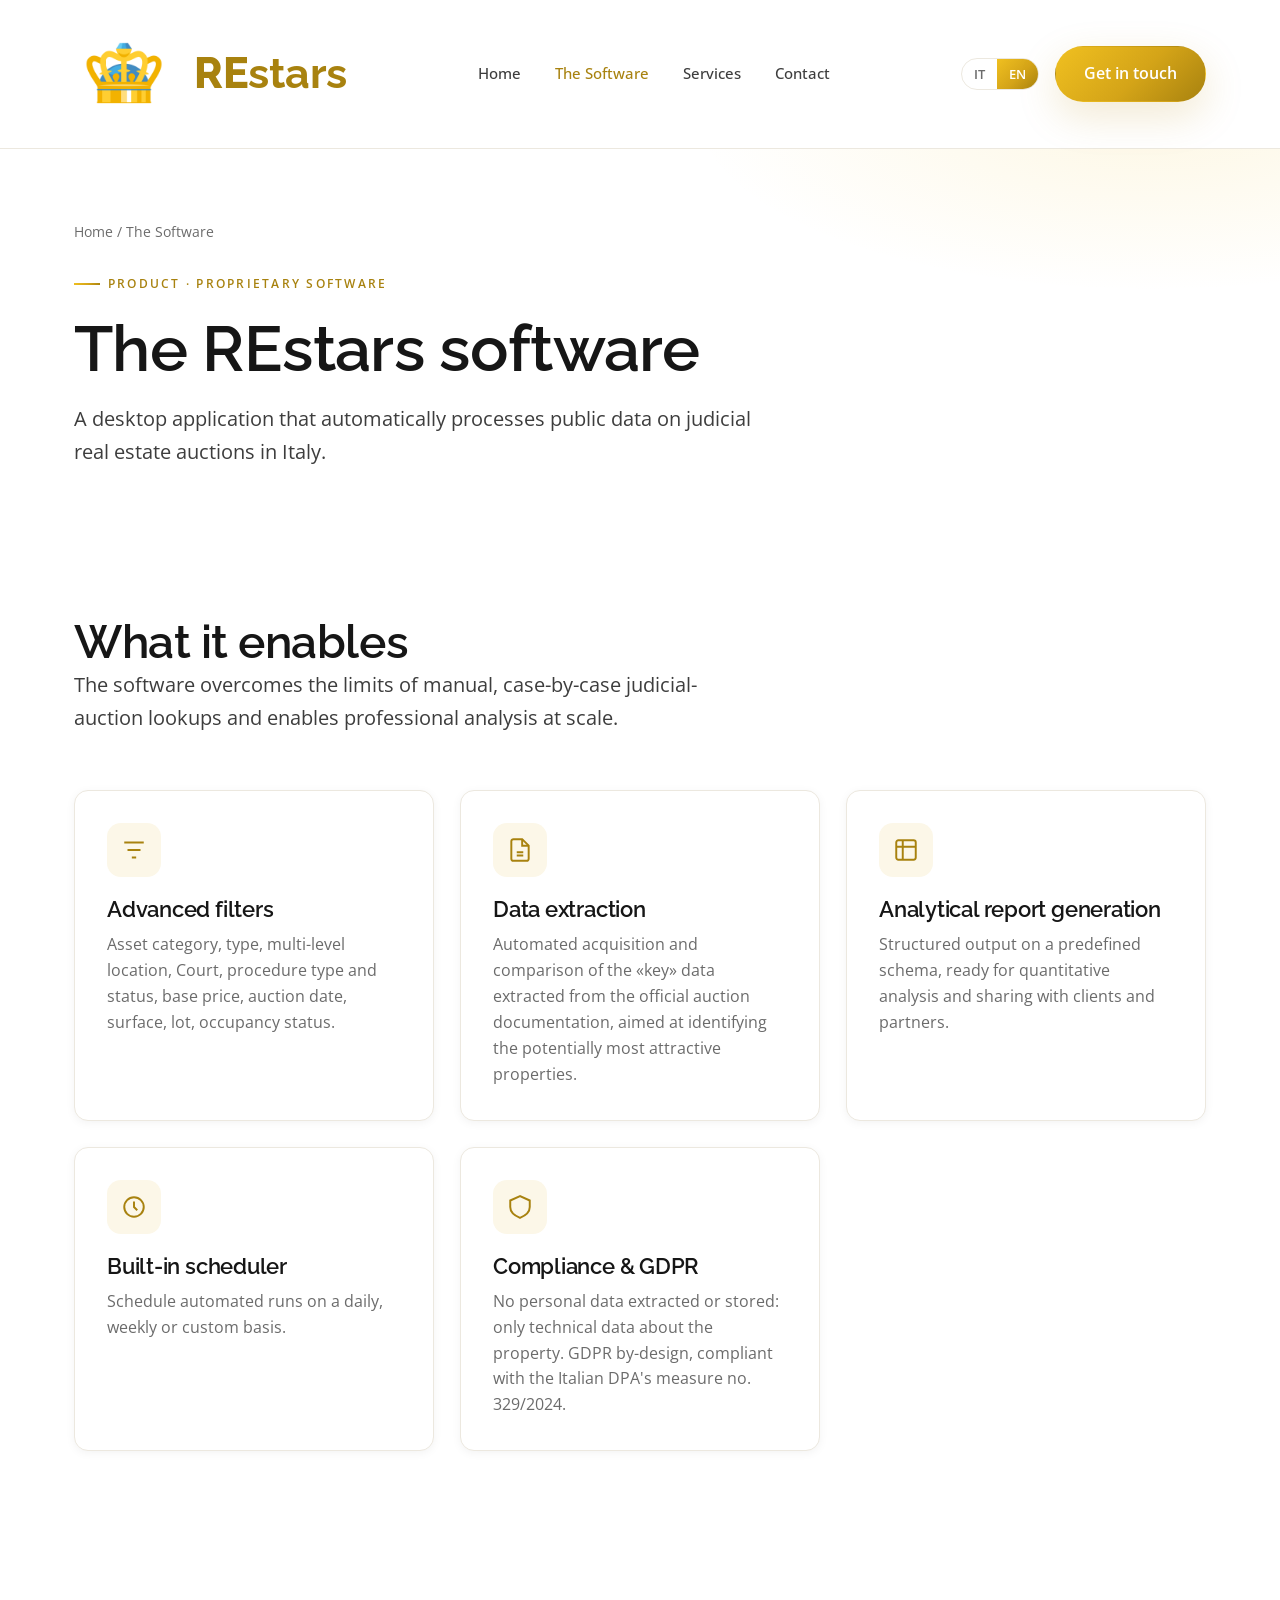
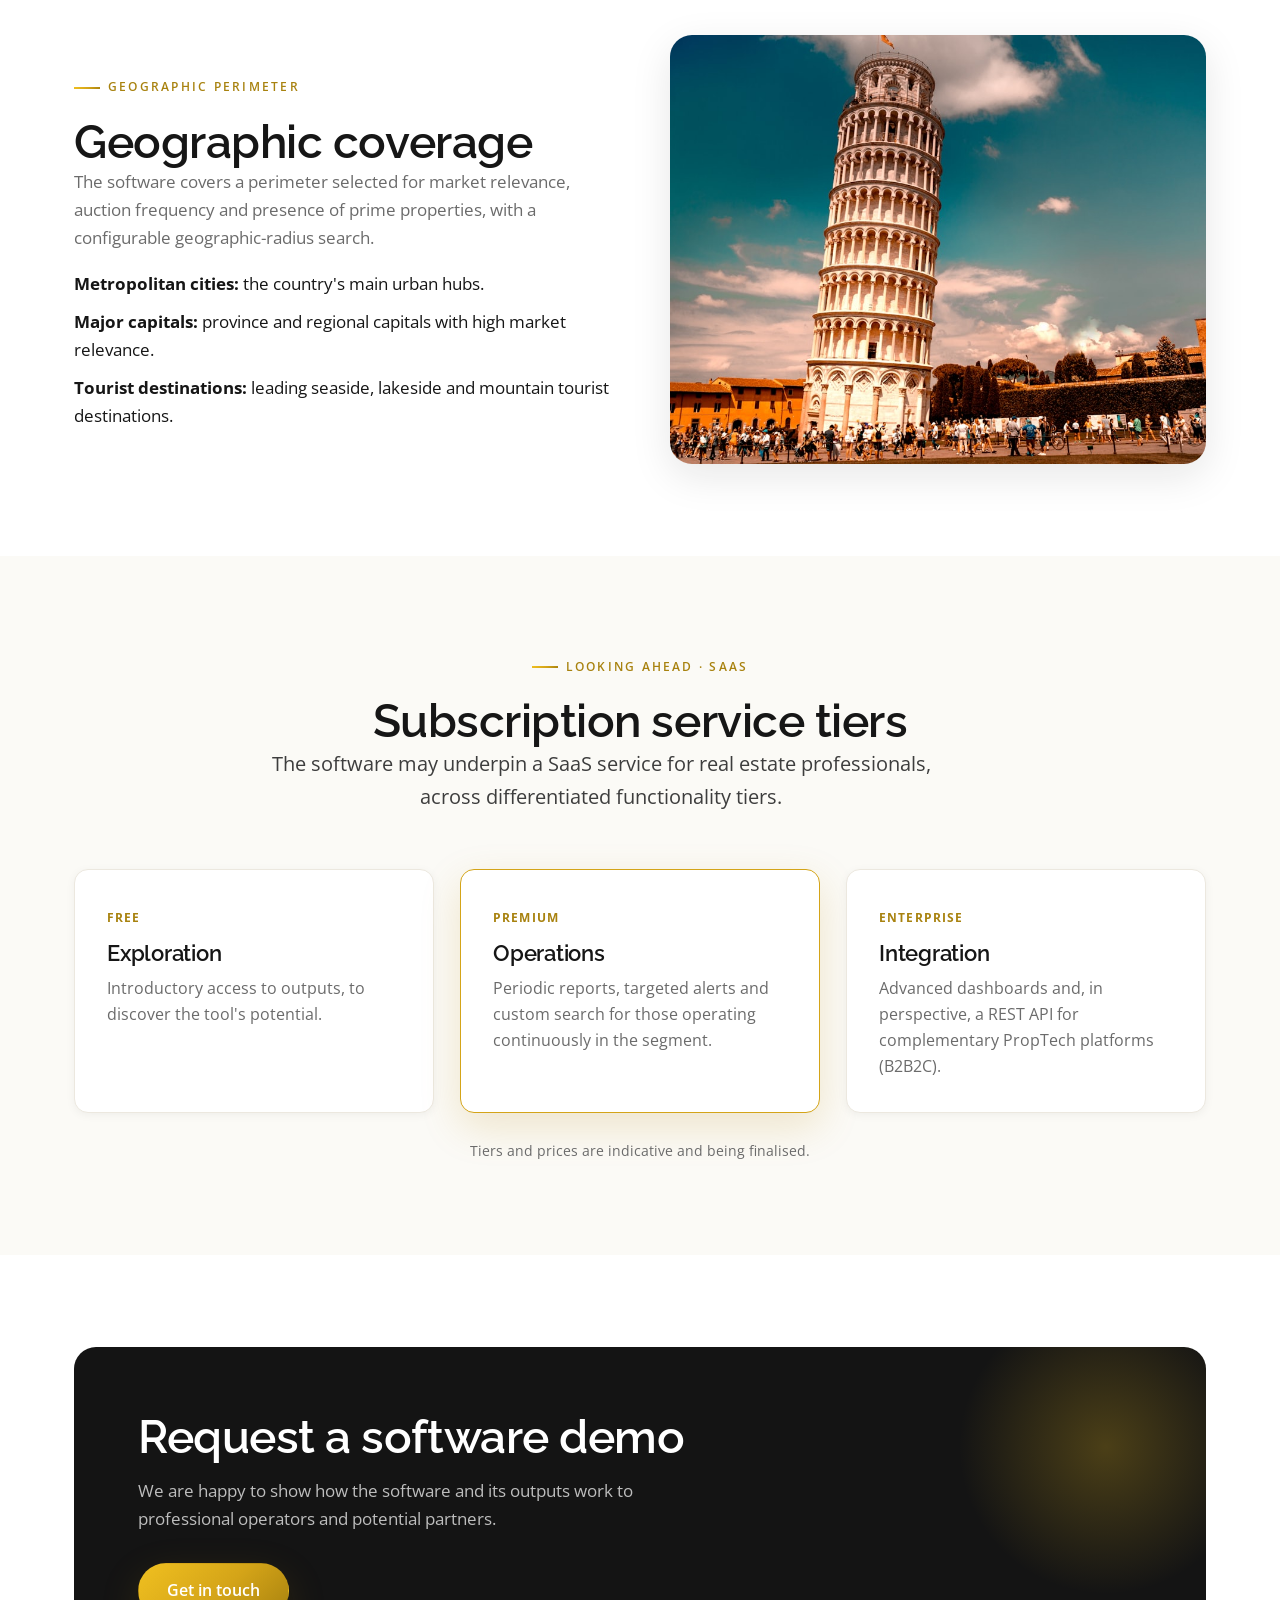
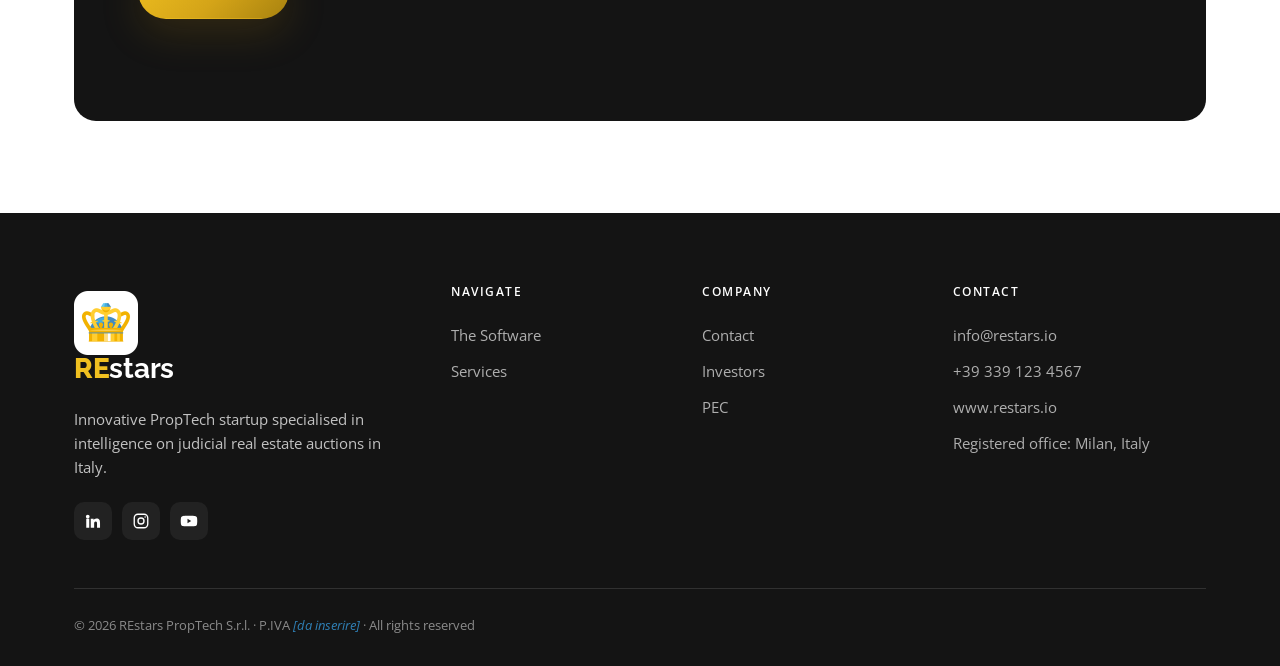
<file: software.html>
<!DOCTYPE html>
<html lang="it"
  data-title-it="Il Software REstars — Analisi automatizzata delle aste giudiziarie"
  data-title-en="The REstars Software — Automated judicial-auction analysis"
  data-desc-it="Software desktop per l'analisi automatizzata dei dati pubblici delle aste giudiziarie immobiliari: filtri avanzati, estrazione del valore di perizia dai PDF, export Excel e scheduler."
  data-desc-en="Desktop software for the automated analysis of public judicial real estate auction data: advanced filters, appraised-value extraction from PDFs, Excel export and scheduler.">
<head>
  <meta charset="utf-8">
  <meta name="viewport" content="width=device-width, initial-scale=1">
  <title>Il Software — REstars</title>
  <meta name="description" content="Software per l'analisi automatizzata delle aste giudiziarie immobiliari.">
  <link rel="icon" href="assets/img/favicon.ico">
  <link rel="preconnect" href="https://fonts.googleapis.com">
  <link rel="preconnect" href="https://fonts.gstatic.com" crossorigin>
  <link href="https://fonts.googleapis.com/css2?family=Open+Sans:ital,wght@0,400;0,500;0,600;0,700;1,400&family=Raleway:wght@400;500;600;700;800&display=swap" rel="stylesheet">
  <link rel="stylesheet" href="css/style.css">
</head>
<body>

<header class="site-header">
  <div class="wrap nav">
    <a class="brand" href="index.html" aria-label="REstars home">
      <img src="assets/img/logo-crown.png" alt="REstars">
      <span><span class="brand-name"><b>RE</b>stars</span><span class="brand-sub">PropTech S.r.l.</span></span>
    </a>
    <nav class="nav-links" aria-label="Principale">
      <a href="index.html"><span data-lang-it>Home</span><span data-lang-en>Home</span></a>
      <a href="software.html"><span data-lang-it>Il Software</span><span data-lang-en>The Software</span></a>
      <a href="servizi.html"><span data-lang-it>Servizi</span><span data-lang-en>Services</span></a>
      <a href="contatti.html"><span data-lang-it>Contatti</span><span data-lang-en>Contact</span></a>
    </nav>
    <div class="nav-right">
      <div class="lang-switch" role="group" aria-label="Lingua / Language">
        <button data-lang-btn="it" aria-pressed="true">IT</button>
        <button data-lang-btn="en" aria-pressed="false">EN</button>
      </div>
      <a class="btn btn-gold nav-cta" href="contatti.html"><span data-lang-it>Contattaci</span><span data-lang-en>Get in touch</span></a>
      <button class="burger" aria-label="Menu" aria-expanded="false"><span></span><span></span><span></span></button>
    </div>
  </div>
</header>

<main>
<!-- PAGE HERO -->
<section class="page-hero">
  <div class="wrap">
    <div class="breadcrumb"><a href="index.html">Home</a> / <span data-lang-it>Il Software</span><span data-lang-en>The Software</span></div>
    <span class="eyebrow"><span data-lang-it>Prodotto · Software proprietario</span><span data-lang-en>Product · Proprietary software</span></span>
    <h1><span data-lang-it>Il software REstars</span><span data-lang-en>The REstars software</span></h1>
    <p class="lead"><span data-lang-it>Un'applicazione desktop che elabora in modo automatizzato i dati pubblici delle aste giudiziarie immobiliari in Italia.</span><span data-lang-en>A desktop application that automatically processes public data on judicial real estate auctions in Italy.</span></p>
  </div>
</section>

<!-- CAPABILITIES -->
<section>
  <div class="wrap">
    <div class="section-head reveal">
      <h2><span data-lang-it>Cosa consente di fare</span><span data-lang-en>What it enables</span></h2>
      <p class="lead"><span data-lang-it>Il software supera i limiti della consultazione manuale, caso-per-caso, delle aste giudiziarie e abilita l'utente professionale all'analisi su scala.</span><span data-lang-en>The software overcomes the limits of manual, case-by-case judicial-auction lookups and enables professional analysis at scale.</span></p>
    </div>
    <div class="grid grid-3">
      <article class="card reveal"><div class="ic"><svg viewBox="0 0 24 24" fill="none" stroke="currentColor" stroke-width="1.8"><path d="M3 5h18M6 12h12M10 19h4"/></svg></div><h3><span data-lang-it>Filtri avanzati</span><span data-lang-en>Advanced filters</span></h3><p><span data-lang-it>Categoria del bene, tipologia, localizzazione multilivello, Tribunale, tipologia e stato della procedura, prezzo base, data asta, superficie, lotto, stato di occupazione.</span><span data-lang-en>Asset category, type, multi-level location, Court, procedure type and status, base price, auction date, surface, lot, occupancy status.</span></p></article>
      <article class="card reveal"><div class="ic"><svg viewBox="0 0 24 24" fill="none" stroke="currentColor" stroke-width="1.8"><path d="M14 2H6a2 2 0 0 0-2 2v16a2 2 0 0 0 2 2h12a2 2 0 0 0 2-2V8l-6-6Z"/><path d="M14 2v6h6M9 14h6M9 17h6"/></svg></div><h3><span data-lang-it>Estrazione dati</span><span data-lang-en>Data extraction</span></h3><p><span data-lang-it>Acquisizione e confronto automatizzato dei dati &laquo;chiave&raquo; estratti dalla documentazione ufficiale d'asta, diretta ad individuare gli immobili potenzialmente più interessanti.</span><span data-lang-en>Automated acquisition and comparison of the &laquo;key&raquo; data extracted from the official auction documentation, aimed at identifying the potentially most attractive properties.</span></p></article>
      <article class="card reveal"><div class="ic"><svg viewBox="0 0 24 24" fill="none" stroke="currentColor" stroke-width="1.8"><rect x="3" y="3" width="18" height="18" rx="2"/><path d="M3 9h18M9 3v18"/></svg></div><h3><span data-lang-it>Generazione report analitici</span><span data-lang-en>Analytical report generation</span></h3><p><span data-lang-it>Output strutturato secondo uno schema predefinito, pronto per l'analisi quantitativa e la condivisione con clienti e partner.</span><span data-lang-en>Structured output on a predefined schema, ready for quantitative analysis and sharing with clients and partners.</span></p></article>
      <article class="card reveal"><div class="ic"><svg viewBox="0 0 24 24" fill="none" stroke="currentColor" stroke-width="1.8"><circle cx="12" cy="12" r="9"/><path d="M12 7v5l3 3"/></svg></div><h3><span data-lang-it>Scheduler integrato</span><span data-lang-en>Built-in scheduler</span></h3><p><span data-lang-it>Pianificazione dell'esecuzione automatica del software con cadenza giornaliera, settimanale o personalizzata.</span><span data-lang-en>Schedule automated runs on a daily, weekly or custom basis.</span></p></article>
      <article class="card reveal"><div class="ic"><svg viewBox="0 0 24 24" fill="none" stroke="currentColor" stroke-width="1.8"><path d="M12 2 3 6v6c0 5 4 8 9 10 5-2 9-5 9-10V6l-9-4Z"/></svg></div><h3><span data-lang-it>Compliance & GDPR</span><span data-lang-en>Compliance & GDPR</span></h3><p><span data-lang-it>Nessun dato personale estratto o conservato: solo dati tecnici riferiti al bene immobile. Approccio GDPR by-design, nel rispetto del Provv. Garante n. 329/2024.</span><span data-lang-en>No personal data extracted or stored: only technical data about the property. GDPR by-design, compliant with the Italian DPA's measure no. 329/2024.</span></p></article>
    </div>
  </div>
</section>

<!-- LOCALIZZAZIONI -->
<section>
  <div class="wrap split">
    <div class="reveal">
      <span class="eyebrow"><span data-lang-it>Perimetro geografico</span><span data-lang-en>Geographic perimeter</span></span>
      <h2><span data-lang-it>Copertura geografica</span><span data-lang-en>Geographic coverage</span></h2>
      <p class="muted"><span data-lang-it>Il software copre un perimetro selezionato per rilevanza economica del mercato, frequenza delle aste e presenza di immobili di pregio, con ricerca per raggio geografico configurabile.</span><span data-lang-en>The software covers a perimeter selected for market relevance, auction frequency and presence of prime properties, with a configurable geographic-radius search.</span></p>
      <p style="margin-top:18px"><strong data-lang-it>Città metropolitane:</strong><strong data-lang-en>Metropolitan cities:</strong> <span data-lang-it>i principali poli urbani del Paese.</span><span data-lang-en>the country's main urban hubs.</span></p>
      <p style="margin-top:10px"><strong data-lang-it>Principali capoluoghi:</strong><strong data-lang-en>Major capitals:</strong> <span data-lang-it>capoluoghi di provincia e di regione ad alta rilevanza di mercato.</span><span data-lang-en>province and regional capitals with high market relevance.</span></p>
      <p style="margin-top:10px"><strong data-lang-it>Località turistiche:</strong><strong data-lang-en>Tourist destinations:</strong> <span data-lang-it>le principali mete turistiche della costa, dei laghi e della montagna.</span><span data-lang-en>leading seaside, lakeside and mountain tourist destinations.</span></p>
    </div>
    <div class="split-media reveal"><img src="assets/img/photo-italy.jpg" alt=""></div>
  </div>
</section>

<!-- SaaS TIER -->
<section class="section-alt">
  <div class="wrap">
    <div class="section-head center reveal">
      <span class="eyebrow"><span data-lang-it>In prospettiva · SaaS</span><span data-lang-en>Looking ahead · SaaS</span></span>
      <h2><span data-lang-it>Livelli di servizio in abbonamento</span><span data-lang-en>Subscription service tiers</span></h2>
      <p class="lead"><span data-lang-it>Il software potrà costituire la base di un servizio SaaS per operatori professionali del Real Estate, su livelli differenziati di funzionalità.</span><span data-lang-en>The software may underpin a SaaS service for real estate professionals, across differentiated functionality tiers.</span></p>
    </div>
    <div class="grid grid-3">
      <article class="card reveal"><span class="tag">Free</span><h3><span data-lang-it>Esplorazione</span><span data-lang-en>Exploration</span></h3><p><span data-lang-it>Accesso introduttivo agli output, per conoscere il potenziale dello strumento.</span><span data-lang-en>Introductory access to outputs, to discover the tool's potential.</span></p></article>
      <article class="card reveal" style="border-color:var(--gold);box-shadow:var(--shadow-gold)"><span class="tag">Premium</span><h3><span data-lang-it>Operatività</span><span data-lang-en>Operations</span></h3><p><span data-lang-it>Report periodici, alert mirati e custom search per chi opera con continuità sul comparto.</span><span data-lang-en>Periodic reports, targeted alerts and custom search for those operating continuously in the segment.</span></p></article>
      <article class="card reveal"><span class="tag">Enterprise</span><h3><span data-lang-it>Integrazione</span><span data-lang-en>Integration</span></h3><p><span data-lang-it>Dashboard avanzate e, in prospettiva, API REST per piattaforme PropTech complementari (B2B2C).</span><span data-lang-en>Advanced dashboards and, in perspective, a REST API for complementary PropTech platforms (B2B2C).</span></p></article>
    </div>
    <p class="muted" style="text-align:center;margin-top:26px;font-size:.9rem"><span data-lang-it>I livelli e i prezzi sono indicativi e in fase di definizione.</span><span data-lang-en>Tiers and prices are indicative and being finalised.</span></p>
  </div>
</section>

<!-- CTA -->
<section>
  <div class="wrap"><div class="cta-band reveal">
    <h2><span data-lang-it>Richiedi una demo del software</span><span data-lang-en>Request a software demo</span></h2>
    <p><span data-lang-it>Mostriamo volentieri il funzionamento del software e degli output a operatori professionali e potenziali partner.</span><span data-lang-en>We are happy to show how the software and its outputs work to professional operators and potential partners.</span></p>
    <div class="hero-actions"><a class="btn btn-gold" href="contatti.html"><span data-lang-it>Contattaci</span><span data-lang-en>Get in touch</span></a></div>
  </div></div>
</section>
</main>

<footer class="site-footer">
  <div class="wrap">
    <div class="footer-grid">
      <div class="footer-col">
        <a class="brand" href="index.html"><img src="assets/img/logo-crown.png" alt="" style="width:64px;height:64px"><span class="brand-name" style="font-size:1.75rem"><b>RE</b>stars</span></a>
        <p><span data-lang-it>Startup innovativa PropTech specializzata nell'intelligence sulle aste giudiziarie immobiliari in Italia.</span><span data-lang-en>Innovative PropTech startup specialised in intelligence on judicial real estate auctions in Italy.</span></p>
        <div class="footer-social">
          <a href="#" aria-label="LinkedIn"><svg viewBox="0 0 24 24" fill="currentColor"><path d="M4.98 3.5a2.5 2.5 0 1 1 0 5 2.5 2.5 0 0 1 0-5ZM3 9h4v12H3V9Zm6 0h3.8v1.7h.05c.53-.95 1.83-1.95 3.77-1.95 4 0 4.75 2.5 4.75 5.7V21h-4v-5.3c0-1.27-.02-2.9-1.78-2.9-1.78 0-2.05 1.38-2.05 2.8V21H9V9Z"/></svg></a>
          <a href="#" aria-label="Instagram"><svg viewBox="0 0 24 24" fill="none" stroke="currentColor" stroke-width="1.8"><rect x="3" y="3" width="18" height="18" rx="5"/><circle cx="12" cy="12" r="4"/><circle cx="17.5" cy="6.5" r="1" fill="currentColor" stroke="none"/></svg></a>
          <a href="#" aria-label="YouTube"><svg viewBox="0 0 24 24" fill="currentColor"><path d="M23 12s0-3.2-.4-4.7a2.5 2.5 0 0 0-1.8-1.8C19.3 5 12 5 12 5s-7.3 0-8.8.5A2.5 2.5 0 0 0 1.4 7.3C1 8.8 1 12 1 12s0 3.2.4 4.7a2.5 2.5 0 0 0 1.8 1.8C4.7 19 12 19 12 19s7.3 0 8.8-.5a2.5 2.5 0 0 0 1.8-1.8C23 15.2 23 12 23 12Zm-13 3V9l5 3-5 3Z"/></svg></a>
        </div>
      </div>
      <div class="footer-col"><h4><span data-lang-it>Naviga</span><span data-lang-en>Navigate</span></h4>
        <a href="software.html"><span data-lang-it>Il Software</span><span data-lang-en>The Software</span></a>
        <a href="servizi.html"><span data-lang-it>Servizi</span><span data-lang-en>Services</span></a>
        </div>
      <div class="footer-col"><h4><span data-lang-it>Società</span><span data-lang-en>Company</span></h4>
        <a href="contatti.html"><span data-lang-it>Contatti</span><span data-lang-en>Contact</span></a>
        <a href="contatti.html"><span data-lang-it>Investitori</span><span data-lang-en>Investors</span></a>
        <a href="contatti.html#pec">PEC</a>
      </div>
      <div class="footer-col"><h4><span data-lang-it>Contatti</span><span data-lang-en>Contact</span></h4>
        <a href="mailto:info@restars.io">info@restars.io</a>
        <a href="tel:+393391234567">+39 339 123 4567</a>
        <a href="https://www.restars.io">www.restars.io</a>
        <a href="contatti.html"><span data-lang-it>Sede legale: Milano</span><span data-lang-en>Registered office: Milan, Italy</span></a>
      </div>
    </div>
    <div class="footer-legal">
      <span>© <span data-year>2026</span> REstars PropTech S.r.l. · P.IVA <span class="ph">[da inserire]</span> · <span data-lang-it>Tutti i diritti riservati</span><span data-lang-en>All rights reserved</span></span>
    </div>
  </div>
</footer>

<script src="js/main.js"></script>
</body>
</html>
</file>
<file: css/style.css>
/* ============================================================
   REstars PropTech S.r.l. — Sito istituzionale
   Palette: bianco + dorato (brand) con accento blu (gemma corona)
   ============================================================ */

:root {
  /* Brand */
  --gold:        #d4a418;
  --gold-bright: #f0c020;
  --gold-deep:   #a8820f;
  --gold-soft:   #f7eccb;
  --gold-tint:   #fcf7e8;

  --blue:        #2f7fb5;
  --blue-light:  #66caf2;
  --blue-deep:   #1d5980;

  --ink:         #161616;
  --ink-soft:    #3d3d3d;
  --muted:       #6b6b6b;
  --line:        #ece8df;
  --bg:          #ffffff;
  --bg-alt:      #fbfaf6;
  --bg-dark:     #141414;

  --gold-grad:   linear-gradient(135deg, #f0c020 0%, #d4a418 55%, #a8820f 100%);

  --shadow-sm:   0 2px 10px rgba(20,20,20,.05);
  --shadow-md:   0 12px 40px rgba(20,20,20,.10);
  --shadow-gold: 0 14px 40px rgba(184,134,11,.18);

  --r:   14px;
  --r-lg: 22px;
  --maxw: 1180px;
  --header-h: 148px;

  /* Tipografia in stile DeA Capital: Raleway (titoli) + Open Sans (testo) */
  --ff-serif: "Raleway", system-ui, -apple-system, "Segoe UI", Roboto, sans-serif;
  --ff-sans:  "Open Sans", system-ui, -apple-system, "Segoe UI", Roboto, sans-serif;
}

/* ---------- Reset ---------- */
*,*::before,*::after { box-sizing: border-box; }
* { margin: 0; }
html { scroll-behavior: smooth; -webkit-text-size-adjust: 100%; }
body {
  font-family: var(--ff-sans);
  color: var(--ink);
  background: var(--bg);
  line-height: 1.65;
  font-size: 17px;
  overflow-x: hidden;
}
img { max-width: 100%; display: block; }
a { color: inherit; text-decoration: none; }
ul { list-style: none; padding: 0; }

/* ---------- Layout ---------- */
.wrap { width: 100%; max-width: var(--maxw); margin: 0 auto; padding: 0 24px; }
section { padding: 92px 0; }
.section-alt { background: var(--bg-alt); }

.eyebrow {
  display: inline-flex; align-items: center; gap: 8px;
  font-family: var(--ff-sans);
  font-size: .78rem; font-weight: 600; letter-spacing: .18em;
  text-transform: uppercase; color: var(--gold-deep);
  margin-bottom: 18px;
}
.eyebrow::before { content: ""; width: 26px; height: 2px; background: var(--gold-grad); }

h1,h2,h3,h4 { font-family: var(--ff-serif); font-weight: 600; line-height: 1.12; color: var(--ink); letter-spacing: -.01em; }
h1 { font-size: clamp(2.4rem, 5.2vw, 4rem); }
h2 { font-size: clamp(2rem, 4vw, 2.9rem); }
h3 { font-size: 1.4rem; }
.lead { font-size: clamp(1.05rem, 2vw, 1.25rem); color: var(--ink-soft); max-width: 62ch; }
.muted { color: var(--muted); }
.gold-text { color: var(--gold-deep); }
em.accent { font-style: italic; color: var(--gold-deep); }

.section-head { max-width: 760px; margin-bottom: 56px; }
.section-head.center { margin-left: auto; margin-right: auto; text-align: center; }
.section-head.center .eyebrow { justify-content: center; }

/* ---------- Buttons ---------- */
.btn {
  display: inline-flex; align-items: center; gap: 10px;
  font-weight: 600; font-size: .98rem;
  padding: 14px 28px; border-radius: 100px;
  cursor: pointer; border: 1.5px solid transparent;
  transition: transform .2s ease, box-shadow .2s ease, background .2s ease, color .2s ease;
  white-space: nowrap;
}
.btn svg { width: 18px; height: 18px; }
.btn-gold { background: var(--gold-grad); color: #fff; box-shadow: var(--shadow-gold); }
.btn-gold:hover { transform: translateY(-2px); box-shadow: 0 18px 46px rgba(184,134,11,.28); }
.btn-ghost { background: transparent; color: var(--ink); border-color: var(--line); }
.btn-ghost:hover { border-color: var(--gold); color: var(--gold-deep); transform: translateY(-2px); }
.btn-light { background: #fff; color: var(--ink); }
.btn-light:hover { transform: translateY(-2px); box-shadow: var(--shadow-md); }

/* ============================================================
   HEADER / NAV
   ============================================================ */
.site-header {
  position: sticky; top: 0; z-index: 100;
  background: rgba(255,255,255,.86);
  backdrop-filter: saturate(180%) blur(14px);
  border-bottom: 1px solid var(--line);
}
.nav { display: flex; align-items: center; justify-content: space-between; height: var(--header-h); }
.brand { display: flex; align-items: center; gap: 20px; font-family: var(--ff-serif); font-weight: 700; }
.brand img { width: 100px; height: 100px; }
.brand-name { font-size: 2.7rem; line-height: 1; letter-spacing: -.01em; font-weight: 700; color: var(--gold-deep); }
.brand-name b { color: var(--gold-deep); font-weight: 800; }
/* Sottotitolo "PropTech S.r.l." nell'header: nascosto (il logo mostra solo "REstars") */
.brand-sub { display: none; font-family: var(--ff-serif); font-size: 1.45rem; font-weight: 700;
  letter-spacing: -.01em; text-transform: none; color: var(--gold-deep); margin-top: 3px; line-height: 1; }

.nav-links { display: flex; align-items: center; gap: 6px; }
.nav-links a {
  font-size: .95rem; font-weight: 500; color: var(--ink-soft);
  padding: 9px 14px; border-radius: 8px; transition: color .15s, background .15s;
}
.nav-links a:hover { color: var(--gold-deep); background: var(--gold-tint); }
.nav-links a.active { color: var(--gold-deep); }

.nav-right { display: flex; align-items: center; gap: 16px; }
.lang-switch { display: flex; border: 1px solid var(--line); border-radius: 100px; overflow: hidden; }
.lang-switch button {
  border: 0; background: transparent; cursor: pointer;
  font-family: var(--ff-sans); font-weight: 600; font-size: .8rem;
  padding: 6px 12px; color: var(--muted); transition: background .15s, color .15s;
}
.lang-switch button.active { background: var(--gold-grad); color: #fff; }

.nav-cta { display: inline-flex; }
.burger { display: none; background: none; border: 0; cursor: pointer; padding: 8px; }
.burger span { display: block; width: 24px; height: 2px; background: var(--ink); border-radius: 2px; transition: .25s; }
.burger span + span { margin-top: 5px; }
.burger.open span:nth-child(1) { transform: translateY(7px) rotate(45deg); }
.burger.open span:nth-child(2) { opacity: 0; }
.burger.open span:nth-child(3) { transform: translateY(-7px) rotate(-45deg); }

/* ============================================================
   HERO
   ============================================================ */
.hero { position: relative; padding: 104px 0 84px; overflow: hidden; }
.hero::before {
  content: ""; position: absolute; inset: 0; z-index: -2;
  background:
    radial-gradient(60% 50% at 85% 0%, rgba(240,192,32,.14), transparent 60%),
    radial-gradient(50% 40% at 0% 100%, rgba(102,202,242,.10), transparent 60%);
}
.hero-grid { display: grid; grid-template-columns: 1.1fr .9fr; gap: 64px; align-items: center; }
.hero h1 { margin-bottom: 22px; }
.hero h1 .hl { color: var(--gold-deep); }
.hero .lead { margin-bottom: 32px; }
.hero-actions { display: flex; flex-wrap: wrap; gap: 14px; margin-bottom: 38px; }
.hero-badges { display: flex; flex-wrap: wrap; gap: 10px; }
.chip {
  display: inline-flex; align-items: center; gap: 8px;
  background: #fff; border: 1px solid var(--line); border-radius: 100px;
  padding: 8px 16px; font-size: .85rem; font-weight: 500; color: var(--ink-soft);
  box-shadow: var(--shadow-sm);
}
.chip .dot { width: 7px; height: 7px; border-radius: 50%; background: var(--gold); }

.hero-visual { position: relative; }
.hero-card {
  position: relative; border-radius: var(--r-lg); overflow: hidden;
  box-shadow: var(--shadow-md); aspect-ratio: 4/5; background: var(--bg-alt);
}
.hero-card img { width: 100%; height: 100%; object-fit: cover; }
.hero-crown {
  position: absolute; right: -22px; bottom: -22px; width: 130px; height: 130px;
  background: #fff; border-radius: 26px; box-shadow: var(--shadow-gold);
  display: grid; place-items: center; padding: 22px;
}
.hero-crown img { width: 100%; }
.hero-float {
  position: absolute; left: -26px; top: 40px;
  background: #fff; border-radius: 16px; box-shadow: var(--shadow-md);
  padding: 16px 18px; display: flex; align-items: center; gap: 12px;
}
.hero-float .num { font-family: var(--ff-serif); font-size: 1.7rem; color: var(--gold-deep); line-height: 1; }
.hero-float .lbl { font-size: .72rem; color: var(--muted); max-width: 120px; }

/* ---------- Trust bar ---------- */
.trust { border-top: 1px solid var(--line); border-bottom: 1px solid var(--line); background: var(--bg-alt); }
.trust .wrap { display: flex; flex-wrap: wrap; align-items: center; justify-content: space-between; gap: 20px; padding-top: 28px; padding-bottom: 28px; }
.trust-item { display: flex; align-items: center; gap: 12px; font-size: .92rem; color: var(--ink-soft); }
.trust-item svg { width: 24px; height: 24px; color: var(--gold-deep); flex: none; }
.trust-item b { color: var(--ink); font-weight: 600; }

/* ============================================================
   GENERIC PIECES
   ============================================================ */
.grid { display: grid; gap: 26px; }
.grid-2 { grid-template-columns: repeat(2, 1fr); }
.grid-3 { grid-template-columns: repeat(3, 1fr); }
.grid-4 { grid-template-columns: repeat(4, 1fr); }

.card {
  background: #fff; border: 1px solid var(--line); border-radius: var(--r);
  padding: 32px; box-shadow: var(--shadow-sm);
  transition: transform .22s ease, box-shadow .22s ease, border-color .22s ease;
}
.card:hover { transform: translateY(-4px); box-shadow: var(--shadow-md); border-color: var(--gold-soft); }
.card .ic {
  width: 54px; height: 54px; border-radius: 14px; display: grid; place-items: center;
  background: var(--gold-tint); color: var(--gold-deep); margin-bottom: 20px;
}
.card .ic svg { width: 26px; height: 26px; }
.card h3 { margin-bottom: 10px; }
.card p { color: var(--muted); font-size: .98rem; }
.card .tag { display:inline-block; font-size:.72rem; font-weight:700; letter-spacing:.1em; text-transform:uppercase; color: var(--gold-deep); margin-bottom: 14px; }

/* Numbered step cards */
.step { position: relative; padding-left: 70px; }
.step .n {
  position: absolute; left: 0; top: 0; width: 48px; height: 48px; border-radius: 50%;
  background: var(--gold-grad); color: #fff; display: grid; place-items: center;
  font-family: var(--ff-serif); font-size: 1.3rem; box-shadow: var(--shadow-gold);
}
.step h3 { margin-bottom: 8px; }
.step p { color: var(--muted); font-size: .98rem; }

/* Stats */
.stats { display: grid; grid-template-columns: repeat(4,1fr); gap: 30px; }
.stat .v { font-family: var(--ff-serif); font-size: clamp(2.2rem,4vw,3.1rem); color: var(--gold-deep); line-height: 1; }
.stat .k { font-size: .9rem; color: var(--muted); margin-top: 8px; }

/* Split feature */
.split { display: grid; grid-template-columns: 1fr 1fr; gap: 60px; align-items: center; }
.split.rev .split-media { order: 2; }
.split-media { border-radius: var(--r-lg); overflow: hidden; box-shadow: var(--shadow-md); aspect-ratio: 5/4; }
.split-media img { width: 100%; height: 100%; object-fit: cover; }
.feature-list { margin-top: 24px; display: grid; gap: 14px; }
.feature-list li { display: flex; gap: 12px; align-items: flex-start; font-size: 1rem; color: var(--ink-soft); }
.feature-list svg { width: 22px; height: 22px; color: var(--gold-deep); flex: none; margin-top: 2px; }

/* Pill list / chips columns */
.tablewrap { overflow-x: auto; border: 1px solid var(--line); border-radius: var(--r); }
table.data { width: 100%; border-collapse: collapse; min-width: 560px; }
table.data th, table.data td { text-align: left; padding: 15px 18px; border-bottom: 1px solid var(--line); font-size: .95rem; }
table.data th { background: var(--gold-tint); color: var(--ink); font-weight: 600; font-family: var(--ff-sans); }
table.data tr:last-child td { border-bottom: 0; }
table.data td:first-child { font-weight: 600; }

/* CTA band */
.cta-band { position: relative; background: var(--bg-dark); color: #fff; border-radius: var(--r-lg); padding: 64px; overflow: hidden; }
.cta-band::after {
  content: ""; position: absolute; right: -60px; top: -60px; width: 320px; height: 320px;
  background: radial-gradient(circle, rgba(240,192,32,.25), transparent 65%);
}
.cta-band h2 { color: #fff; position: relative; }
.cta-band p { color: rgba(255,255,255,.72); max-width: 56ch; margin-top: 14px; position: relative; }
.cta-band .hero-actions { margin-top: 30px; position: relative; }

/* ============================================================
   PAGE HERO (interne)
   ============================================================ */
.page-hero { padding: 72px 0 56px; background:
  radial-gradient(60% 80% at 90% -10%, rgba(240,192,32,.12), transparent 60%); }
.page-hero h1 { margin-bottom: 18px; }
.breadcrumb { font-size: .85rem; color: var(--muted); margin-bottom: 22px; }
.breadcrumb a:hover { color: var(--gold-deep); }

/* ============================================================
   TEAM
   ============================================================ */
.profile { display: grid; grid-template-columns: .8fr 1.2fr; gap: 50px; align-items: start; }
.profile-photo { border-radius: var(--r-lg); overflow: hidden; box-shadow: var(--shadow-md); aspect-ratio: 4/5; background: var(--bg-alt); }
.profile-photo img { width: 100%; height: 100%; object-fit: cover; }
.profile .role { color: var(--gold-deep); font-weight: 600; margin: 6px 0 18px; }
.cred-grid { display: grid; grid-template-columns: 1fr 1fr; gap: 18px; margin-top: 26px; }
.cred { border-left: 3px solid var(--gold); padding-left: 16px; }
.cred h4 { font-family: var(--ff-sans); font-size: .8rem; text-transform: uppercase; letter-spacing: .08em; color: var(--gold-deep); margin-bottom: 6px; }
.cred p { font-size: .95rem; color: var(--ink-soft); }

/* ============================================================
   STARTUP INNOVATIVA (legal page)
   ============================================================ */
.req-list { display: grid; gap: 16px; counter-reset: req; }
.req {
  display: flex; gap: 18px; align-items: flex-start;
  background: #fff; border: 1px solid var(--line); border-radius: var(--r); padding: 22px 26px;
}
.req .check { width: 30px; height: 30px; border-radius: 50%; background: var(--gold-tint);
  color: var(--gold-deep); display: grid; place-items: center; flex: none; }
.req .check svg { width: 18px; height: 18px; }
.req p { font-size: .98rem; color: var(--ink-soft); }
.req p strong { color: var(--ink); }

.note {
  background: var(--gold-tint); border: 1px solid var(--gold-soft);
  border-radius: var(--r); padding: 24px 28px; font-size: .95rem; color: var(--ink-soft);
}
.note strong { color: var(--gold-deep); }

/* ============================================================
   CONTACT
   ============================================================ */
.contact-grid { display: grid; grid-template-columns: 1fr 1fr; gap: 50px; }
.contact-card { background: #fff; border: 1px solid var(--line); border-radius: var(--r); padding: 32px; }
.contact-row { display: flex; gap: 16px; align-items: flex-start; padding: 16px 0; border-bottom: 1px solid var(--line); }
.contact-row:last-child { border-bottom: 0; }
.contact-row .ic { width: 44px; height: 44px; border-radius: 12px; background: var(--gold-tint); color: var(--gold-deep); display: grid; place-items: center; flex: none; }
.contact-row .ic svg { width: 22px; height: 22px; }
.contact-row .k { font-size: .78rem; text-transform: uppercase; letter-spacing: .08em; color: var(--muted); }
.contact-row .v { font-size: 1.02rem; font-weight: 500; color: var(--ink); word-break: break-word; }
.contact-row .v a:hover { color: var(--gold-deep); }
.ph { color: var(--blue); font-style: italic; }

/* ============================================================
   FOOTER
   ============================================================ */
.site-footer { background: var(--bg-dark); color: rgba(255,255,255,.74); padding: 72px 0 30px; }
.footer-grid { display: grid; grid-template-columns: 1.6fr 1fr 1fr 1.2fr; gap: 40px; }
.site-footer .brand-name { color: #fff; }
.site-footer .brand-name b { color: var(--gold-bright); }
.site-footer p { font-size: .92rem; margin-top: 16px; max-width: 38ch; }
.footer-col h4 { font-family: var(--ff-sans); font-size: .78rem; text-transform: uppercase; letter-spacing: .12em; color: #fff; margin-bottom: 18px; }
.footer-col a { display: block; font-size: .92rem; padding: 6px 0; color: rgba(255,255,255,.66); }
.footer-col a:hover { color: var(--gold-bright); }
.footer-legal {
  margin-top: 48px; padding-top: 26px; border-top: 1px solid rgba(255,255,255,.12);
  display: flex; flex-wrap: wrap; gap: 14px; justify-content: space-between; align-items: center;
  font-size: .82rem; color: rgba(255,255,255,.5);
}
.footer-legal .startup-badge {
  display: inline-flex; align-items: center; gap: 10px;
  background: rgba(240,192,32,.12); border: 1px solid rgba(240,192,32,.3);
  color: var(--gold-bright); border-radius: 100px; padding: 8px 16px; font-weight: 600;
}
.footer-legal .startup-badge img { width: 18px; height: 18px; }
.footer-social { display: flex; gap: 10px; margin-top: 22px; }
.footer-social a { width: 38px; height: 38px; border-radius: 10px; background: rgba(255,255,255,.06); display: grid; place-items: center; transition: background .15s; }
.footer-social a:hover { background: rgba(240,192,32,.18); }
.footer-social svg { width: 18px; height: 18px; color: #fff; }

/* ============================================================
   I18N visibility
   ============================================================ */
[data-lang-it], [data-lang-en] { display: none; }
html[lang="it"] [data-lang-it] { display: revert; }
html[lang="en"] [data-lang-en] { display: revert; }

/* ============================================================
   RESPONSIVE
   ============================================================ */
@media (max-width: 980px) {
  .hero-grid { grid-template-columns: 1fr; gap: 40px; }
  .hero-visual { max-width: 440px; margin: 0 auto; width: 100%; }
  .split, .profile, .contact-grid { grid-template-columns: 1fr; gap: 36px; }
  .split.rev .split-media { order: 0; }
  .grid-4 { grid-template-columns: repeat(2,1fr); }
  .stats { grid-template-columns: repeat(2,1fr); }
  .footer-grid { grid-template-columns: 1fr 1fr; gap: 30px; }
  .cred-grid { grid-template-columns: 1fr; }
}

@media (max-width: 760px) {
  :root { --header-h: 110px; }
  section { padding: 64px 0; }
  .brand { flex: 1; gap: 0; min-width: 0; }
  .brand > span { margin: 0 auto; }
  /* margin-right negativo: compensa lo spazio trasparente del logo (~12%)
     così "REstars" risulta otticamente equidistante dalla corona e dal tasto IT/EN */
  .brand img { width: 74px; height: 74px; margin-right: -16px; }
  .brand-name { font-size: 1.95rem; }
  .brand-sub { font-size: 1.05rem; }
  .nav-links {
    position: fixed; inset: var(--header-h) 0 auto 0; flex-direction: column; align-items: stretch;
    background: #fff; border-bottom: 1px solid var(--line); padding: 12px 24px 22px;
    gap: 2px; box-shadow: var(--shadow-md);
    transform: translateY(-12px); opacity: 0; pointer-events: none; transition: .22s;
  }
  .nav-links.open { transform: none; opacity: 1; pointer-events: auto; }
  .nav-links a { padding: 13px 10px; font-size: 1.05rem; border-radius: 10px; }
  .nav-cta { display: none; }
  .burger { display: block; }
  .grid-2, .grid-3 { grid-template-columns: 1fr; }
  .cta-band { padding: 40px 28px; }
  .footer-grid { grid-template-columns: 1fr; }
  .brand-sub { display: none; }
}

@media (max-width: 440px) {
  .grid-4, .stats { grid-template-columns: 1fr; }
  .hero-float { display: none; }
}

/* Schermi molto stretti (≤360px): riduce la corona per evitare che il brand
   tocchi il selettore lingua, mantenendo "REstars" a dimensione piena ed equidistante. */
@media (max-width: 374px) {
  .brand img { width: 56px; height: 56px; margin-right: -11px; }
}

/* Reduced motion */
@media (prefers-reduced-motion: reduce) {
  * { scroll-behavior: auto !important; transition: none !important; animation: none !important; }
}

/* Reveal on scroll */
.reveal { opacity: 0; transform: translateY(22px); transition: opacity .6s ease, transform .6s ease; }
.reveal.in { opacity: 1; transform: none; }
</file>
